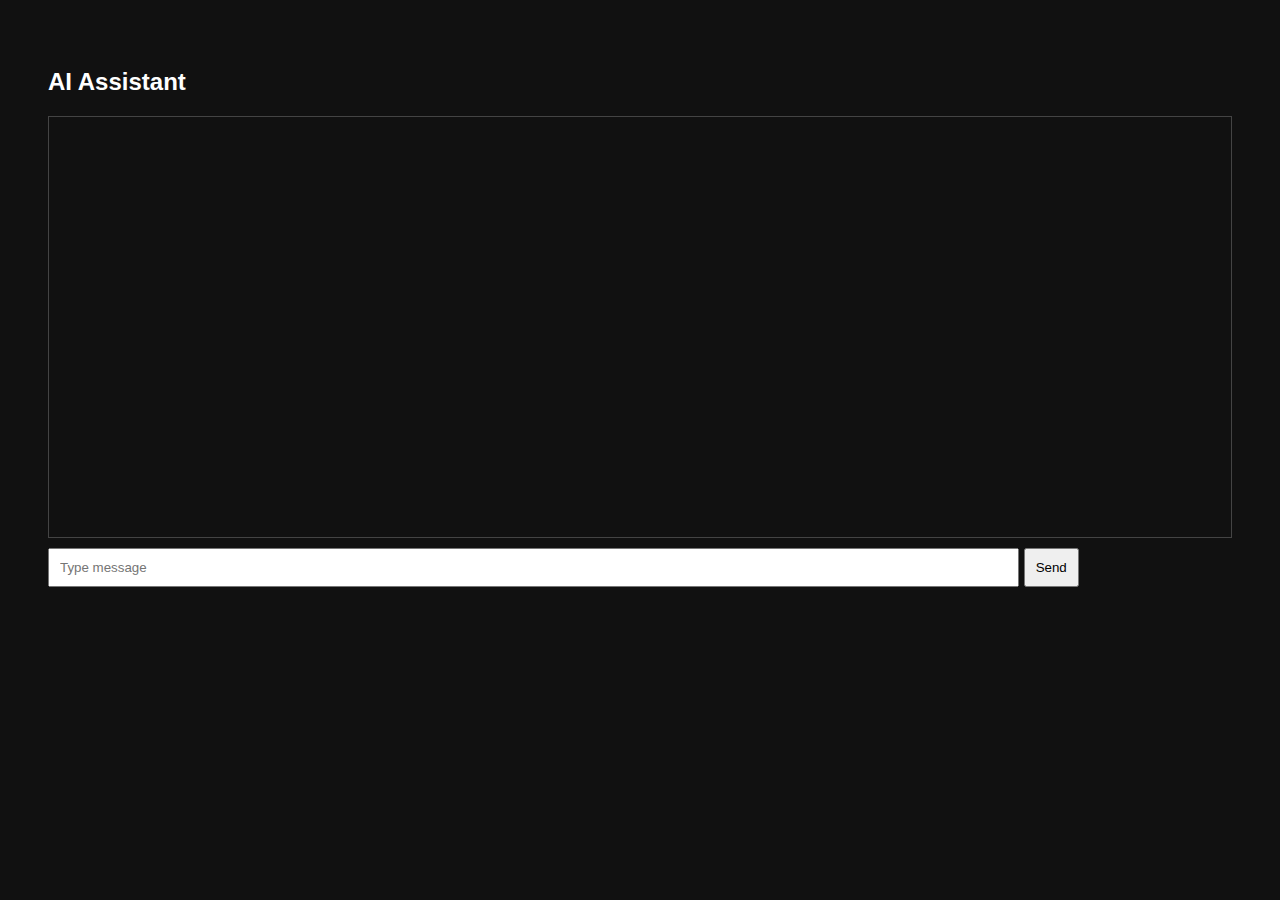
<file: frontend/ai.html>
<!DOCTYPE html>
<html>
<head>
<title>AI Assistant</title>
<style>
body{font-family:arial;background:#111;color:#fff;padding:40px}
#chat{height:400px;overflow:auto;border:1px solid #444;padding:10px;margin-bottom:10px}
input{width:80%;padding:10px}
button{padding:10px}
</style>
</head>

<body>

<h2>AI Assistant</h2>
<div id="chat"></div>

<input id="msg" placeholder="Type message"/>
<button onclick="send()">Send</button>

<script>
const API_BASE = `${window.location.protocol}//${window.location.hostname}:5050`;

async function send(){
let msg = document.getElementById("msg").value
if(!msg) return

document.getElementById("chat").innerHTML += "<b>You:</b> "+msg+"<br>"

let r = await fetch(`${API_BASE}/chat`,{
method:"POST",
headers:{"Content-Type":"application/json"},
body:JSON.stringify({message:msg})
})

let data = await r.json()

document.getElementById("chat").innerHTML += "<b>AI:</b> "+data.reply+"<br><br>"
}
</script>

</body>
</html>
</file>
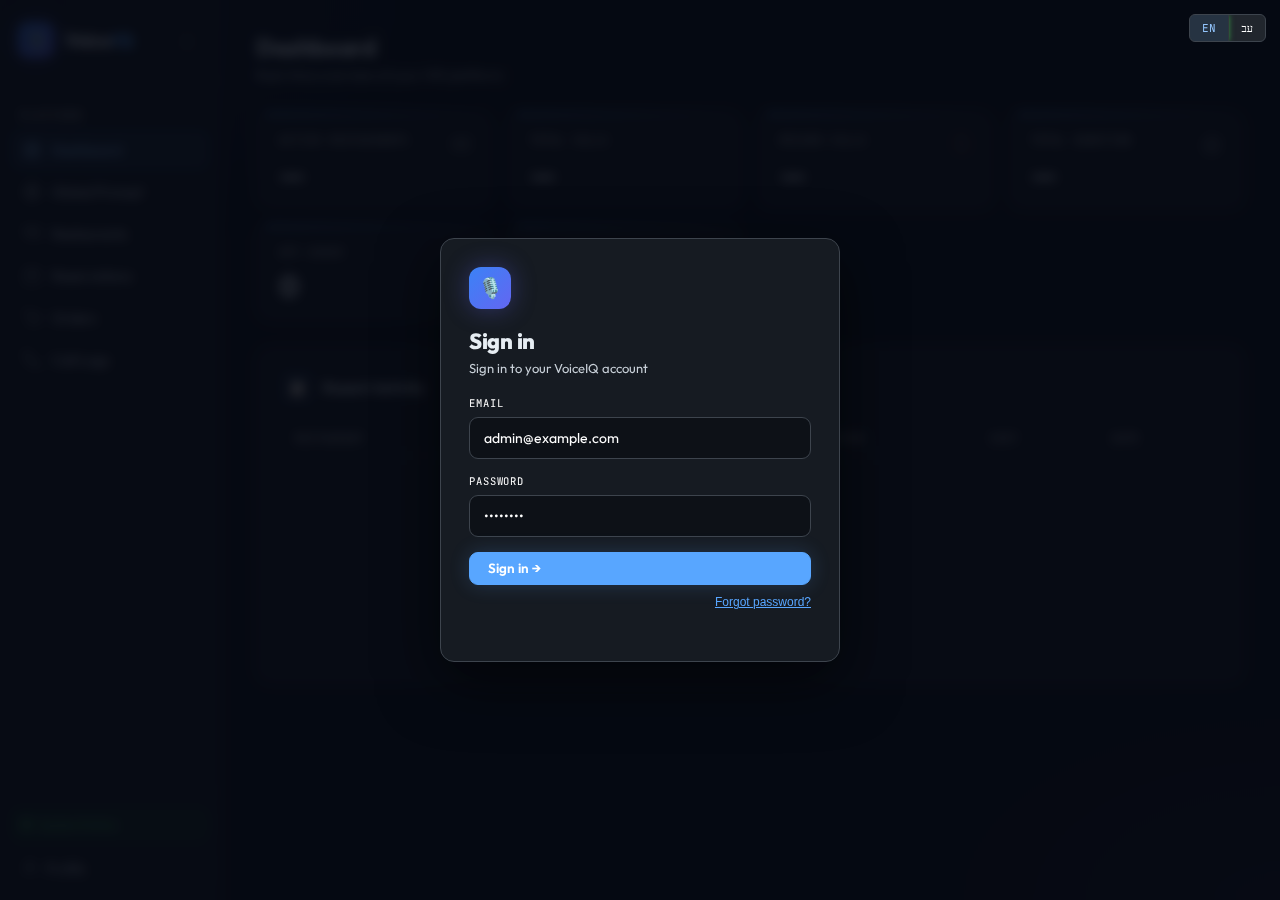
<file: frontend/dashboard.html>
﻿<!DOCTYPE html>
<html lang="en" dir="ltr">
<head>
<meta charset="UTF-8">
<meta name="viewport" content="width=device-width, initial-scale=1.0">
<title>VoiceIQ — Restaurant IVR Platform</title>
<link href="https://fonts.googleapis.com/css2?family=Outfit:wght@300;400;500;600;700;800&family=JetBrains+Mono:wght@400;500&display=swap" rel="stylesheet">
<style>
:root {
  --bg:        #0d1117;
  --surface:   #161b22;
  --surface2:  #21262d;
  --surface3:  #2d333b;
  --border:    #30363d;
  --border2:   #3d444d;

  --blue:      #58a6ff;
  --blue-dim:  rgba(88,166,255,0.1);
  --blue-glow: rgba(88,166,255,0.2);

  --green:     #3fb950;
  --green-dim: rgba(63,185,80,0.1);

  --red:       #f85149;
  --red-dim:   rgba(248,81,73,0.1);

  --amber:     #d29922;
  --amber-dim: rgba(210,153,34,0.1);

  --purple:    #bc8cff;
  --purple-dim:rgba(188,140,255,0.1);

  --text:      #e6edf3;
  --text2:     #c9d1d9;
  --text3:     #ffffff;

  --sidebar:   220px;
  --sidebar-sm:68px;
  --radius:    14px;
  --radius-sm: 9px;
  --radius-xs: 6px;
}

*,*::before,*::after { margin:0; padding:0; box-sizing:border-box; }

html { font-size:15px; }

body {
  font-family:'Outfit',sans-serif;
  background:var(--bg);
  color:var(--text);
  min-height:100vh;
  overflow-x:hidden;
}

body::before {
  content:'';
  position:fixed;
  inset:0;
  background:
    radial-gradient(ellipse 70% 50% at 0% 0%,    rgba(59,130,246,0.07) 0%,transparent 60%),
    radial-gradient(ellipse 50% 40% at 100% 100%, rgba(167,139,250,0.05) 0%,transparent 60%);
  pointer-events:none;
  z-index:0;
}

/* ── SCROLLBAR ── */
::-webkit-scrollbar { width:5px; height:5px; }
::-webkit-scrollbar-track { background:transparent; }
::-webkit-scrollbar-thumb { background:var(--border2); border-radius:10px; }
::-webkit-scrollbar-thumb:hover { background:#334155; }

/* ── SIDEBAR ── */
.sidebar {
  position:fixed;
  inset:0 auto 0 0;
  width:var(--sidebar);
  background:var(--surface);
  border-right:1px solid var(--border);
  display:flex;
  flex-direction:column;
  z-index:200;
  transition:width .22s cubic-bezier(.4,0,.2,1);
}

.logo {
  padding:22px 18px;
  border-bottom:1px solid var(--border);
  display:flex;
  align-items:center;
  gap:11px;
  min-height:70px;
}

.logo-mark {
  width:36px; height:36px;
  background:linear-gradient(135deg,#3b82f6,#6366f1);
  border-radius:10px;
  display:flex; align-items:center; justify-content:center;
  font-size:17px;
  flex-shrink:0;
  box-shadow:0 0 24px rgba(99,102,241,.35);
}

.logo-text {
  font-weight:800;
  font-size:19px;
  letter-spacing:-.4px;
  white-space:nowrap;
  overflow:hidden;
}

.logo-text em { font-style:normal; color:var(--blue); }

.sidebar-toggle {
  margin-left:auto;
  flex-shrink:0;
  width:28px; height:28px;
  border:1px solid var(--border2);
  border-radius:var(--radius-xs);
  background:transparent;
  color:var(--text3);
  cursor:pointer;
  display:flex; align-items:center; justify-content:center;
  font-size:14px;
  transition:all .15s;
}
.sidebar-toggle:hover { background:var(--surface3); color:var(--text); border-color:#334155; }

.nav {
  flex:1;
  padding:14px 10px;
  display:flex;
  flex-direction:column;
  gap:2px;
  overflow-y:auto;
  overflow-x:hidden;
}

.nav-section {
  font-family:'JetBrains Mono',monospace;
  font-size:10px;
  color:var(--text3);
  letter-spacing:1.8px;
  text-transform:uppercase;
  padding:14px 10px 6px;
  white-space:nowrap;
  overflow:hidden;
}

.nav-btn {
  display:flex;
  align-items:center;
  gap:11px;
  width:100%;
  padding:10px 12px;
  background:transparent;
  border:1px solid transparent;
  border-radius:var(--radius-sm);
  color:var(--text2);
  cursor:pointer;
  font-family:'Outfit',sans-serif;
  font-size:14px;
  font-weight:500;
  transition:all .16s;
  text-align:left;
  white-space:nowrap;
  overflow:hidden;
}

.nav-btn:hover { background:var(--surface2); color:var(--text); }

.nav-btn.active {
  background:var(--blue-dim);
  color:#93c5fd;
  border-color:rgba(59,130,246,.2);
}

.nav-icon {
  width:18px; height:18px;
  flex-shrink:0;
  opacity:.65;
}

.nav-btn.active .nav-icon { opacity:1; }

.nav-label { white-space:nowrap; overflow:hidden; }

.nav-badge {
  margin-left:auto;
  background:var(--blue-dim);
  color:var(--blue);
  border:1px solid rgba(59,130,246,.2);
  border-radius:20px;
  font-family:'JetBrains Mono',monospace;
  font-size:10px;
  padding:1px 7px;
  flex-shrink:0;
}

.sidebar-footer {
  padding:14px 10px;
  border-top:1px solid var(--border);
  display:flex;
  flex-direction:column;
  gap:8px;
}

.system-status {
  display:flex;
  align-items:center;
  gap:9px;
  padding:9px 12px;
  background:var(--green-dim);
  border:1px solid rgba(34,197,94,.18);
  border-radius:var(--radius-sm);
  font-size:12px;
  font-weight:500;
  color:var(--green);
  white-space:nowrap;
  overflow:hidden;
}

.pulse-dot {
  width:7px; height:7px;
  background:var(--green);
  border-radius:50%;
  flex-shrink:0;
  box-shadow:0 0 8px var(--green);
  animation:pulseAnim 2s infinite;
}

@keyframes pulseAnim { 0%,100%{opacity:1;transform:scale(1)} 50%{opacity:.5;transform:scale(.85)} }

.logout-btn {
  display:flex;
  align-items:center;
  gap:9px;
  width:100%;
  padding:9px 12px;
  background:transparent;
  border:1px solid var(--border);
  border-radius:var(--radius-sm);
  color:var(--text3);
  cursor:pointer;
  font-family:'Outfit',sans-serif;
  font-size:13px;
  font-weight:500;
  transition:all .15s;
  white-space:nowrap;
  overflow:hidden;
}

.logout-btn:hover { border-color:var(--red); color:var(--red); background:var(--red-dim); }

.profile-btn {
  display:flex;
  align-items:center;
  gap:9px;
  width:100%;
  padding:9px 12px;
  background:transparent;
  border:1px solid var(--border);
  border-radius:var(--radius-sm);
  color:var(--text2);
  cursor:pointer;
  font-family:'Outfit',sans-serif;
  font-size:13px;
  font-weight:500;
  transition:all .15s;
  white-space:nowrap;
  overflow:hidden;
}

.profile-btn:hover { border-color:var(--blue); color:#93c5fd; background:var(--blue-dim); }

/* ── COLLAPSED ── */
body.collapsed .sidebar { width:var(--sidebar-sm); }
body.collapsed .main    { margin-left:var(--sidebar-sm); }
body.collapsed .logo    { justify-content:center; padding:18px 0; }
body.collapsed .logo-text,
body.collapsed .nav-section,
body.collapsed .nav-label,
body.collapsed .nav-badge,
body.collapsed .system-status span,
body.collapsed .logout-btn span,
body.collapsed .profile-btn span { display:none; }
body.collapsed .sidebar-toggle { margin-left:0; }
body.collapsed .nav-btn  { justify-content:center; padding:10px 0; gap:0; }
body.collapsed .nav-section { padding:10px 0; }
body.collapsed .system-status { justify-content:center; padding:9px 0; }
body.collapsed .logout-btn { justify-content:center; padding:9px 0; gap:0; }
body.collapsed .profile-btn { justify-content:center; padding:9px 0; gap:0; }

/* ── RTL LAYOUT ── */
html[dir="rtl"] .sidebar {
  inset:0 0 0 auto;
  border-right:none;
  border-left:1px solid var(--border);
}

html[dir="rtl"] .main {
  margin-left:0;
  margin-right:var(--sidebar);
}

html[dir="rtl"] body.collapsed .main {
  margin-left:0;
  margin-right:var(--sidebar-sm);
}

html[dir="rtl"] .sidebar-toggle {
  margin-left:0;
  margin-right:auto;
}

html[dir="rtl"] body.collapsed .sidebar-toggle {
  margin-right:0;
}

html[dir="rtl"] .nav-btn,
html[dir="rtl"] .r-item,
html[dir="rtl"] .tbl th,
html[dir="rtl"] .tbl td {
  text-align:right;
}

html[dir="rtl"] .nav-badge,
html[dir="rtl"] .card-actions {
  margin-left:0;
  margin-right:auto;
}

html[dir="rtl"] #toast {
  right:auto;
  left:22px;
}

html[dir="rtl"] #toast.ok {
  border-left:none;
  border-right:3px solid var(--green);
}

html[dir="rtl"] #toast.err {
  border-left:none;
  border-right:3px solid var(--red);
}

html[dir="rtl"] #lang-switch {
  right:auto;
  left:14px;
}

html[dir="rtl"] .stat-emoji {
  right:auto;
  left:18px;
}

/* ── MAIN ── */
.main {
  margin-left:var(--sidebar);
  padding:32px 36px;
  min-height:100vh;
  position:relative;
  z-index:1;
  transition:margin-left .22s cubic-bezier(.4,0,.2,1),margin-right .22s cubic-bezier(.4,0,.2,1);
  max-width:1400px;
}

/* ── PAGES ── */
.page { display:none; }
.page.active { display:block; animation:fadeUp .25s ease; }

@keyframes fadeUp {
  from { opacity:0; transform:translateY(10px); }
  to   { opacity:1; transform:translateY(0); }
}

/* ── PAGE HEADER ── */
.page-head { margin-bottom:28px; }

.page-title {
  font-size:24px;
  font-weight:800;
  letter-spacing:-.4px;
}

.page-sub {
  color:var(--text2);
  font-size:13.5px;
  margin-top:4px;
}

/* ── STATS GRID ── */
.stats-grid {
  display:grid;
  grid-template-columns:repeat(auto-fit,minmax(190px,1fr));
  gap:14px;
  margin-bottom:24px;
}

.stat-card {
  background:var(--surface);
  border:1px solid var(--border);
  border-radius:var(--radius);
  padding:20px 22px;
  position:relative;
  overflow:hidden;
  cursor:default;
  transition:all .2s;
}

.stat-card:hover {
  border-color:var(--blue);
  transform:translateY(-2px);
  box-shadow:0 10px 32px rgba(59,130,246,.1);
}

.stat-card::before {
  content:'';
  position:absolute;
  inset:0 0 auto 0;
  height:2px;
  background:linear-gradient(90deg,var(--blue),transparent);
}

.stat-label {
  font-family:'JetBrains Mono',monospace;
  font-size:10.5px;
  color:var(--text3);
  text-transform:uppercase;
  letter-spacing:1.2px;
  margin-bottom:12px;
}

.stat-value {
  font-size:30px;
  font-weight:800;
  letter-spacing:-.5px;
  line-height:1;
}

.stat-emoji {
  position:absolute;
  right:18px; top:16px;
  font-size:22px;
  opacity:.18;
}

/* ── CARD ── */
.card {
  background:var(--surface);
  border:1px solid var(--border);
  border-radius:var(--radius);
  padding:24px;
  margin-bottom:18px;
  transition:border-color .2s;
}

.card:hover { border-color:var(--border2); }

.card-head {
  display:flex;
  align-items:center;
  gap:10px;
  margin-bottom:18px;
}

.card-title {
  font-size:15px;
  font-weight:700;
  letter-spacing:-.2px;
}

.card-icon {
  width:32px; height:32px;
  background:var(--blue-dim);
  border:1px solid rgba(59,130,246,.18);
  border-radius:var(--radius-xs);
  display:flex; align-items:center; justify-content:center;
  font-size:15px;
  flex-shrink:0;
}

.card-actions { margin-left:auto; display:flex; gap:8px; }

/* ── SPLIT LAYOUT ── */
.split {
  display:grid;
  grid-template-columns:250px 1fr;
  gap:18px;
  align-items:start;
}

/* ── RESTAURANT LIST ── */
.r-list {
  background:var(--surface);
  border:1px solid var(--border);
  border-radius:var(--radius);
  overflow:hidden;
}

.r-list-head {
  padding:13px 16px;
  border-bottom:1px solid var(--border);
  display:flex;
  align-items:center;
  justify-content:space-between;
  font-size:11px;
  font-family:'JetBrains Mono',monospace;
  color:var(--text3);
  letter-spacing:1px;
  text-transform:uppercase;
}

.r-list-body {
  padding:8px;
  max-height:600px;
  overflow-y:auto;
}

.r-item {
  display:flex;
  align-items:center;
  gap:9px;
  width:100%;
  padding:10px 12px;
  background:transparent;
  border:1px solid transparent;
  border-radius:var(--radius-sm);
  cursor:pointer;
  color:var(--text2);
  font-size:13.5px;
  font-weight:500;
  transition:all .15s;
  text-align:left;
  margin-bottom:2px;
}

.r-item:hover { background:var(--surface2); color:var(--text); }

.r-item.active {
  background:var(--blue-dim);
  border-color:rgba(59,130,246,.2);
  color:#93c5fd;
}

.r-dot {
  width:7px; height:7px;
  border-radius:50%;
  flex-shrink:0;
}

.on  { background:var(--green); box-shadow:0 0 6px var(--green); }
.off { background:var(--text3); }

.r-name { flex:1; min-width:0; overflow:hidden; text-overflow:ellipsis; white-space:nowrap; }

.r-assign-btn {
  padding:4px 8px;
  border:1px solid var(--border2);
  border-radius:var(--radius-xs);
  background:var(--surface2);
  color:var(--text2);
  font-size:12px;
  cursor:pointer;
  transition:all .15s;
  flex-shrink:0;
}

.r-assign-btn:hover { border-color:var(--blue); color:var(--blue); }

/* ── FORMS ── */
.form-group { margin-bottom:15px; }

.form-label {
  display:block;
  font-family:'JetBrains Mono',monospace;
  font-size:10.5px;
  color:var(--text3);
  text-transform:uppercase;
  letter-spacing:.9px;
  margin-bottom:7px;
}

input, textarea, select {
  width:100%;
  padding:11px 14px;
  background:var(--bg);
  border:1px solid var(--border2);
  border-radius:var(--radius-sm);
  color:var(--text);
  font-family:'Outfit',sans-serif;
  font-size:14px;
  outline:none;
  transition:border-color .18s, box-shadow .18s;
}

input:focus, textarea:focus, select:focus {
  border-color:var(--blue);
  box-shadow:0 0 0 3px var(--blue-dim);
}

input::placeholder, textarea::placeholder { color:var(--text3); }

textarea { resize:vertical; min-height:120px; line-height:1.65; }

select { cursor:pointer; }
select option { background:var(--surface); }

.form-row {
  display:grid;
  grid-template-columns:1fr 1fr;
  gap:13px;
}

.prompt-tools {
  display:flex;
  justify-content:flex-end;
  margin:-2px 0 8px;
}

.prompt-tag {
  display:inline-flex;
  align-items:center;
  gap:6px;
  border:1px solid rgba(59,130,246,.25);
  background:var(--blue-dim);
  color:#93c5fd;
  border-radius:999px;
  padding:5px 11px;
  font-family:'JetBrains Mono',monospace;
  font-size:11px;
  letter-spacing:.5px;
  text-transform:uppercase;
  cursor:pointer;
  transition:all .16s;
}

.prompt-tag:hover {
  border-color:rgba(59,130,246,.5);
  box-shadow:0 0 14px rgba(59,130,246,.2);
}

.prompt-tag:disabled {
  opacity:.7;
  cursor:wait;
  box-shadow:none;
}

.prompt-tag.loading::before {
  content:'';
  width:10px; height:10px;
  border:2px solid rgba(147,197,253,.35);
  border-top-color:#93c5fd;
  border-radius:50%;
  animation:spin .65s linear infinite;
}

/* ── BUTTONS ── */
.btn {
  display:inline-flex;
  align-items:center;
  gap:7px;
  padding:9px 18px;
  border-radius:var(--radius-sm);
  border:1px solid transparent;
  font-family:'Outfit',sans-serif;
  font-size:13.5px;
  font-weight:600;
  cursor:pointer;
  transition:all .17s;
  white-space:nowrap;
  line-height:1;
}

.btn-primary {
  background:var(--blue);
  color:#fff;
  border-color:var(--blue);
  box-shadow:0 0 20px var(--blue-glow);
}

.btn-primary:hover {
  background:#2563eb;
  box-shadow:0 0 28px rgba(59,130,246,.45);
  transform:translateY(-1px);
}

.btn-secondary {
  background:var(--surface2);
  color:var(--text);
  border-color:var(--border2);
}

.btn-secondary:hover { background:var(--surface3); border-color:#334155; }

.btn-danger {
  background:var(--red-dim);
  color:var(--red);
  border-color:rgba(239,68,68,.2);
}

.btn-danger:hover { background:rgba(239,68,68,.22); border-color:var(--red); }

.btn-success {
  background:var(--green-dim);
  color:var(--green);
  border-color:rgba(34,197,94,.2);
}

.btn-ghost {
  background:transparent;
  color:var(--text2);
  border-color:var(--border);
}

.btn-ghost:hover { background:var(--surface2); color:var(--text); }

.btn-sm { padding:7px 13px; font-size:12.5px; }
.btn-xs { padding:5px 10px; font-size:12px; }

.btn-icon {
  width:32px; height:32px;
  padding:0;
  justify-content:center;
  border:1px solid var(--border2);
  background:var(--surface2);
  color:var(--text2);
  border-radius:var(--radius-xs);
}

.btn-icon:hover { border-color:#334155; color:var(--text); }

.btn-row { display:flex; gap:8px; flex-wrap:wrap; margin-top:14px; }

/* ── TABLE ── */
.tbl-wrap { overflow-x:auto; }

table.tbl {
  width:100%;
  border-collapse:collapse;
}

.tbl thead tr { border-bottom:1px solid var(--border); }

.tbl th {
  padding:10px 14px;
  text-align:left;
  font-family:'JetBrains Mono',monospace;
  font-size:10.5px;
  color:var(--text3);
  text-transform:uppercase;
  letter-spacing:.9px;
  font-weight:400;
  white-space:nowrap;
}

.tbl td {
  padding:13px 14px;
  font-size:13.5px;
  border-bottom:1px solid rgba(31,45,66,.5);
  color:#cbd5e1;
  vertical-align:middle;
}

.tbl tbody tr:last-child td { border-bottom:none; }
.tbl tbody tr:hover td { background:rgba(255,255,255,.02); }

/* ── BADGES ── */
.badge {
  display:inline-flex;
  align-items:center;
  gap:5px;
  padding:3px 9px;
  border-radius:20px;
  font-family:'JetBrains Mono',monospace;
  font-size:11px;
  font-weight:500;
  white-space:nowrap;
}

.badge-green  { background:var(--green-dim); color:var(--green); border:1px solid rgba(34,197,94,.2); }
.badge-red    { background:var(--red-dim);   color:var(--red);   border:1px solid rgba(239,68,68,.2); }
.badge-amber  { background:var(--amber-dim); color:var(--amber); border:1px solid rgba(245,158,11,.2); }
.badge-blue   { background:var(--blue-dim);  color:#93c5fd;      border:1px solid rgba(59,130,246,.2); }
.badge-purple { background:var(--purple-dim);color:var(--purple);border:1px solid rgba(167,139,250,.2); }

/* ── CHAT ── */
.chat-box {
  height:210px;
  overflow-y:auto;
  background:var(--bg);
  border:1px solid var(--border2);
  border-radius:var(--radius-sm);
  padding:14px;
  margin-bottom:10px;
  display:flex;
  flex-direction:column;
  gap:10px;
}

.msg { display:flex; flex-direction:column; gap:3px; }

.msg-sender {
  font-family:'JetBrains Mono',monospace;
  font-size:10px;
  text-transform:uppercase;
  letter-spacing:1.2px;
  color:var(--text3);
}

.msg.user { align-items:flex-end; }
.msg.user .msg-sender { color:var(--blue); }
.msg.ai   { align-items:flex-start; }
.msg.ai   .msg-sender { color:var(--green); }

.msg-bubble {
  padding:9px 13px;
  border-radius:10px;
  font-size:13.5px;
  line-height:1.55;
  max-width:90%;
}

.msg.user .msg-bubble {
  background:var(--blue-dim);
  border:1px solid rgba(59,130,246,.18);
}

.msg.ai .msg-bubble {
  background:var(--surface2);
  border:1px solid var(--border2);
}

.chat-row { display:flex; gap:8px; }
.chat-row input { flex:1; }

/* ── VOICE ── */
.voice-btn {
  width:100%;
  padding:14px;
  background:var(--green-dim);
  border:1px solid rgba(34,197,94,.2);
  border-radius:var(--radius-sm);
  color:var(--green);
  cursor:pointer;
  font-family:'Outfit',sans-serif;
  font-size:14px;
  font-weight:600;
  display:flex;
  align-items:center;
  justify-content:center;
  gap:9px;
  transition:all .18s;
  margin-top:8px;
}

.voice-btn:hover {
  background:rgba(34,197,94,.18);
  box-shadow:0 0 20px rgba(34,197,94,.15);
}

.voice-btn.active {
  background:var(--red-dim);
  border-color:rgba(239,68,68,.3);
  color:var(--red);
}

/* ── TWILIO BOX ── */
.twilio-row { display:flex; gap:9px; align-items:center; }
.twilio-row input { flex:1; font-family:'JetBrains Mono',monospace; font-size:12px; }

/* ── EMPTY STATE ── */
.empty {
  text-align:center;
  padding:52px 20px;
  color:var(--text3);
}

.empty-icon { font-size:36px; margin-bottom:10px; opacity:.35; }
.empty-text { font-size:13.5px; }

/* ── SECTION LABEL ── */
.section-lbl {
  font-family:'JetBrains Mono',monospace;
  font-size:10.5px;
  color:var(--text3);
  text-transform:uppercase;
  letter-spacing:1.4px;
  margin-bottom:13px;
  display:flex;
  align-items:center;
  gap:10px;
}

.section-lbl::after { content:''; flex:1; height:1px; background:var(--border); }

/* ── LOADING ── */
.spin {
  display:inline-block;
  width:14px; height:14px;
  border:2px solid rgba(59,130,246,.3);
  border-top-color:var(--blue);
  border-radius:50%;
  animation:spin .65s linear infinite;
}

@keyframes spin { to { transform:rotate(360deg); } }

/* ── TOAST ── */
#toast {
  position:fixed;
  bottom:22px;
  right:22px;
  background:var(--surface);
  border:1px solid var(--border2);
  border-radius:var(--radius-sm);
  padding:11px 18px;
  font-size:13.5px;
  display:flex;
  align-items:center;
  gap:10px;
  z-index:9999;
  opacity:0;
  transform:translateY(8px);
  transition:all .28s cubic-bezier(.4,0,.2,1);
  pointer-events:none;
  box-shadow:0 10px 36px rgba(0,0,0,.45);
  max-width:320px;
}

#toast.show { opacity:1; transform:translateY(0); }
#toast.ok   { border-left:3px solid var(--green); }
#toast.err  { border-left:3px solid var(--red); }
#toast.ok .toast-icon::before { content:'✓'; color:var(--green); }
#toast.err .toast-icon::before { content:'✕'; color:var(--red); }
.toast-icon { font-family:'JetBrains Mono',monospace; font-size:13px; font-weight:700; }

/* ── AUTH OVERLAY ── */
.overlay {
  position:fixed;
  inset:0;
  background:rgba(5,8,18,.85);
  backdrop-filter:blur(6px);
  display:flex;
  align-items:center;
  justify-content:center;
  z-index:10000;
}

.overlay.hidden { display:none; }

.auth-card {
  width:min(400px,93vw);
  background:var(--surface);
  border:1px solid var(--border2);
  border-radius:var(--radius);
  padding:28px;
  box-shadow:0 20px 60px rgba(0,0,0,.6);
}

.auth-logo {
  width:42px; height:42px;
  background:linear-gradient(135deg,#3b82f6,#6366f1);
  border-radius:12px;
  display:flex; align-items:center; justify-content:center;
  font-size:20px;
  margin-bottom:18px;
  box-shadow:0 0 24px rgba(99,102,241,.35);
}

.auth-title { font-size:22px; font-weight:800; letter-spacing:-.3px; margin-bottom:5px; }
.auth-sub   { font-size:13px; color:var(--text2); margin-bottom:20px; }
.auth-err   { color:var(--red); font-size:12.5px; margin-top:8px; min-height:16px; }

.auth-link-row { display:flex; justify-content:flex-end; margin-top:10px; }
.auth-link {
  border:none;
  background:transparent;
  color:var(--blue);
  font-size:12px;
  cursor:pointer;
  text-decoration:underline;
  padding:0;
}
.auth-link:hover { color:#93c5fd; }

.auth-recovery {
  display:none;
  margin-top:12px;
  padding-top:12px;
  border-top:1px solid var(--border);
}

.auth-recovery-note {
  color:var(--text3);
  font-size:12px;
  line-height:1.55;
}

/* ── EDIT USER MODAL ── */
.modal-overlay {
  position:fixed;
  inset:0;
  background:rgba(5,8,18,.75);
  backdrop-filter:blur(4px);
  display:flex;
  align-items:center;
  justify-content:center;
  z-index:9000;
}

.modal-overlay.hidden { display:none; }

.modal-card {
  width:min(440px,93vw);
  background:var(--surface);
  border:1px solid var(--border2);
  border-radius:var(--radius);
  padding:26px;
  box-shadow:0 16px 50px rgba(0,0,0,.5);
}

.modal-title { font-size:18px; font-weight:700; margin-bottom:4px; }
.modal-sub   { font-size:13px; color:var(--text2); margin-bottom:18px; }
.modal-actions { display:flex; gap:9px; justify-content:flex-end; margin-top:6px; }
.modal-err { color:var(--red); font-size:12.5px; margin-top:8px; min-height:16px; }

/* -- ORDER EDIT MODAL -- */
.order-modal-card {
  width:min(760px,95vw);
  max-height:88vh;
  overflow:auto;
}

.order-modal-meta {
  display:grid;
  grid-template-columns:repeat(auto-fit,minmax(170px,1fr));
  gap:8px;
  margin-bottom:14px;
}

.order-modal-kv {
  background:var(--surface2);
  border:1px solid var(--border);
  border-radius:var(--radius-xs);
  padding:9px 10px;
}

.order-modal-k {
  font-family:'JetBrains Mono',monospace;
  font-size:10px;
  color:var(--text3);
  text-transform:uppercase;
  letter-spacing:.8px;
  margin-bottom:4px;
}

.order-modal-v {
  font-size:13.5px;
  font-weight:500;
}

.order-recording-box {
  background:var(--surface2);
  border:1px solid var(--border);
  border-radius:var(--radius-sm);
  padding:12px;
}

.items-cell {
  display:flex;
  align-items:center;
  gap:8px;
  max-width:320px;
}

.items-preview {
  min-width:0;
  overflow:hidden;
  text-overflow:ellipsis;
  white-space:nowrap;
  display:block;
}

.items-eye-btn {
  width:30px;
  height:30px;
  padding:0;
  border:none;
  border-radius:999px;
  background:linear-gradient(135deg, rgba(88,166,255,.18), rgba(88,166,255,.08));
  color:#fff;
  cursor:pointer;
  flex-shrink:0;
  display:flex;
  align-items:center;
  justify-content:center;
  box-shadow:0 10px 24px rgba(15,23,42,.28);
  transition:transform .16s ease, box-shadow .16s ease, background .16s ease;
}

.items-eye-btn:hover {
  transform:translateY(-1px);
  background:linear-gradient(135deg, rgba(88,166,255,.26), rgba(88,166,255,.14));
  box-shadow:0 14px 30px rgba(37,99,235,.24);
}

.items-eye-btn svg {
  width:15px;
  height:15px;
  stroke:currentColor;
}

.items-modal-card {
  width:min(640px,94vw);
  max-height:86vh;
  overflow:auto;
  padding:28px;
  background:
    radial-gradient(circle at top right, rgba(88,166,255,.12), transparent 34%),
    linear-gradient(180deg, rgba(33,38,45,.96), rgba(22,27,34,.98));
}

.items-modal-top {
  display:flex;
  align-items:flex-start;
  justify-content:space-between;
  gap:16px;
  margin-bottom:18px;
}

.items-modal-chip {
  display:inline-flex;
  align-items:center;
  gap:6px;
  padding:5px 10px;
  border-radius:999px;
  background:rgba(88,166,255,.12);
  border:1px solid rgba(88,166,255,.22);
  color:#dbeafe;
  font-family:'JetBrains Mono',monospace;
  font-size:11px;
  letter-spacing:.4px;
  text-transform:uppercase;
}

.items-list {
  display:grid;
  gap:12px;
}

.items-list-empty {
  padding:18px;
  border:1px dashed var(--border2);
  border-radius:var(--radius-sm);
  background:rgba(255,255,255,.02);
  color:var(--text2);
  font-size:13.5px;
}

.items-row {
  display:flex;
  align-items:flex-start;
  justify-content:space-between;
  gap:16px;
  padding:15px 16px;
  border-radius:16px;
  border:1px solid rgba(148,163,184,.14);
  background:linear-gradient(180deg, rgba(255,255,255,.04), rgba(255,255,255,.02));
}

.items-row-main {
  min-width:0;
}

.items-row-name {
  font-size:15px;
  font-weight:700;
  color:#fff;
  line-height:1.35;
}

.items-row-sub {
  margin-top:6px;
  color:var(--text2);
  font-size:12.5px;
  line-height:1.5;
}

.items-row-qty {
  min-width:72px;
  padding:8px 10px;
  border-radius:12px;
  text-align:center;
  background:rgba(88,166,255,.12);
  border:1px solid rgba(88,166,255,.22);
  color:#fff;
  font-family:'JetBrains Mono',monospace;
  font-size:12px;
  letter-spacing:.5px;
  text-transform:uppercase;
}

.transcript-modal-card {
  width:min(860px,96vw);
  max-height:88vh;
  overflow:auto;
}

.transcript-box {
  background:var(--bg);
  border:1px solid var(--border2);
  border-radius:var(--radius-sm);
  padding:12px;
  max-height:52vh;
  overflow:auto;
  display:flex;
  flex-direction:column;
  gap:10px;
}

.transcript-line {
  border:1px solid var(--border);
  border-radius:10px;
  padding:10px 12px;
  background:var(--surface2);
}

.transcript-line.user {
  border-color:rgba(59,130,246,.28);
  background:rgba(59,130,246,.09);
}

.transcript-line.assistant {
  border-color:rgba(34,197,94,.2);
  background:rgba(34,197,94,.08);
}

.transcript-head {
  display:flex;
  justify-content:space-between;
  align-items:center;
  margin-bottom:5px;
  gap:10px;
}

.transcript-speaker {
  font-family:'JetBrains Mono',monospace;
  font-size:10px;
  letter-spacing:1px;
  text-transform:uppercase;
  color:var(--text3);
}

.transcript-time {
  font-family:'JetBrains Mono',monospace;
  font-size:11px;
  color:var(--text3);
}

.transcript-text {
  font-size:13.5px;
  line-height:1.55;
  color:#dbe4f0;
  white-space:pre-wrap;
  word-break:break-word;
}

.status-btn {
  background:transparent;
  border:none;
  padding:0;
  cursor:pointer;
}

.status-btn .badge { pointer-events:none; }
.status-btn:hover .badge { filter:brightness(1.08); }
.status-btn:focus-visible {
  outline:2px solid var(--blue);
  outline-offset:3px;
  border-radius:18px;
}

.status-confirm-card { width:min(460px,92vw); }

/* ── LANG SWITCH ── */
#lang-switch {
  position:fixed;
  top:14px; right:14px;
  z-index:10100;
  background:var(--surface2);
  border:1px solid var(--border2);
  border-radius:var(--radius-xs);
  display:flex;
  overflow:hidden;
}

.lang-opt {
  padding:6px 12px;
  background:transparent;
  border:none;
  color:var(--text3);
  font-family:'JetBrains Mono',monospace;
  font-size:11px;
  cursor:pointer;
  transition:all .14s;
}

.lang-opt:hover { background:var(--surface3); color:var(--text); }
.lang-opt.on { background:var(--blue-dim); color:#93c5fd; }
.lang-divider { width:1px; background:var(--border); }

/* ── ADMIN USERS LIST ── */
.admin-user-row {
  display:flex;
  align-items:center;
  justify-content:space-between;
  padding:11px 14px;
  background:var(--surface2);
  border:1px solid var(--border);
  border-radius:var(--radius-sm);
  margin-bottom:8px;
  gap:10px;
}

.admin-user-info { display:flex; flex-direction:column; gap:2px; }
.admin-user-email { font-size:13.5px; font-weight:500; }
.admin-user-status { font-size:11px; color:var(--text3); }

.admin-user-btns { display:flex; gap:7px; flex-wrap:wrap; }

/* ── PROFILE / RECOVERY ── */
.recovery-key-list {
  display:flex;
  flex-direction:column;
  gap:8px;
}

.recovery-key {
  display:flex;
  align-items:center;
  justify-content:space-between;
  gap:10px;
  background:var(--surface2);
  border:1px solid var(--border);
  border-radius:var(--radius-sm);
  padding:10px 12px;
}

.recovery-key-code {
  font-family:'JetBrains Mono',monospace;
  font-size:12px;
  letter-spacing:.2px;
}

.recovery-key-status {
  font-size:11px;
  font-family:'JetBrains Mono',monospace;
  text-transform:uppercase;
  letter-spacing:.8px;
}

.recovery-key.used {
  border-color:rgba(239,68,68,.35);
  background:rgba(239,68,68,.08);
}

.recovery-key.used .recovery-key-code {
  color:var(--red);
  text-decoration:line-through;
}

.recovery-key.used .recovery-key-status {
  color:var(--red);
}

/* ── RESPONSIVE ── */
@media (max-width: 900px) {
  .split { grid-template-columns:1fr; }
  .form-row { grid-template-columns:1fr; }
  .main { padding:20px; }
  .order-modal-card { width:min(95vw,760px); }
}

@media (max-width: 640px) {
  .stats-grid { grid-template-columns:1fr 1fr; }
  .sidebar { display:none; }
  .main { margin-left:0; }
  html[dir="rtl"] .main { margin-right:0; }
}
</style>
</head>
<body>

<!-- Lang -->
<div id="lang-switch">
  <button class="lang-opt on" onclick="setLang('en')">EN</button>
  <div class="lang-divider"></div>
  <button class="lang-opt" onclick="setLang('he')">עב</button>
</div>

<!-- Auth -->
<div id="authOverlay" class="overlay hidden">
  <div class="auth-card">
    <div class="auth-logo">🎙️</div>
    <div class="auth-title" data-i18n="Sign in">Sign in</div>
    <div class="auth-sub" data-i18n="Sign in to continue">Sign in to your VoiceIQ account</div>
    <div class="form-group">
      <label class="form-label" data-i18n="Email">Email</label>
      <input id="authEmail" type="email" placeholder="admin@example.com">
    </div>
    <div class="form-group">
      <label class="form-label" data-i18n="Password">Password</label>
      <input id="authPassword" type="password" placeholder="••••••••">
    </div>
    <button class="btn btn-primary" style="width:100%" onclick="login()">
      Sign in →
    </button>
    <div class="auth-link-row">
      <button class="auth-link" type="button" onclick="toggleRecovery()" data-i18n="Forgot password?">Forgot password?</button>
    </div>
    <div id="recoveryBox" class="auth-recovery">
      <div class="form-group">
        <label class="form-label" data-i18n="Recovery Key">Recovery Key</label>
        <input id="fpRecoveryKey" type="password" placeholder="Enter recovery key">
      </div>
      <div class="form-group">
        <label class="form-label" data-i18n="New Password">New Password</label>
        <input id="fpNewPassword" type="password" placeholder="At least 6 characters">
      </div>
      <button class="btn btn-secondary btn-sm" style="width:100%" onclick="recoverSuperAdmin()" data-i18n="Reset Super Admin Password">Reset Super Admin Password</button>
      <p class="auth-recovery-note" style="margin-top:8px" data-i18n="Use recovery key from server .env to reset access.">
        Use recovery key from server .env to reset access.
      </p>
    </div>
    <div id="authErr" class="auth-err"></div>
  </div>
</div>

<!-- Edit User Modal -->
<div id="editUserOverlay" class="modal-overlay hidden">
  <div class="modal-card">
    <div class="modal-title" data-i18n="Edit User">Edit User</div>
    <div class="modal-sub" data-i18n="Update email and password for this user">Update credentials for this user</div>
    <div class="form-group">
      <label class="form-label" data-i18n="Admin Email">Email</label>
      <input id="editEmail" type="email" placeholder="manager@example.com">
    </div>
    <div class="form-group">
      <label class="form-label" data-i18n="New Password (optional)">New Password (leave blank to keep current)</label>
      <input id="editPassword" type="password" placeholder="••••••••">
    </div>
    <div id="editErr" class="modal-err"></div>
    <div class="modal-actions">
      <button class="btn btn-secondary btn-sm" onclick="closeEditUser()" data-i18n="Cancel">Cancel</button>
      <button class="btn btn-primary btn-sm" onclick="saveEditUser()" data-i18n="Save Changes">Save Changes</button>
    </div>
  </div>
</div>

<!-- Order Edit Modal -->
<div id="orderOverlay" class="modal-overlay hidden">
  <div class="modal-card order-modal-card">
    <div class="modal-title">Edit Reservation</div>
    <div class="modal-sub">Update reservation details, status, and recording</div>

    <div class="order-modal-meta">
      <div class="order-modal-kv">
        <div class="order-modal-k">Order</div>
        <div class="order-modal-v" id="orderMetaId">-</div>
      </div>
      <div class="order-modal-kv">
        <div class="order-modal-k">Restaurant</div>
        <div class="order-modal-v" id="orderMetaRestaurant">-</div>
      </div>
      <div class="order-modal-kv">
        <div class="order-modal-k">Created</div>
        <div class="order-modal-v" id="orderMetaCreated">-</div>
      </div>
    </div>

    <div class="form-row">
      <div class="form-group">
        <label class="form-label">Customer Name</label>
        <input id="orderEditName" placeholder="Customer full name">
      </div>
      <div class="form-group">
        <label class="form-label">Order Type</label>
        <input id="orderEditType" placeholder="reservation">
      </div>
    </div>

    <div class="form-row">
      <div class="form-group">
        <label class="form-label">Arrival Date</label>
        <input id="orderEditDate" placeholder="YYYY-MM-DD">
      </div>
      <div class="form-group">
        <label class="form-label">Arrival Time</label>
        <input id="orderEditTime" placeholder="HH:MM">
      </div>
    </div>

    <div class="form-row">
      <div class="form-group">
        <label class="form-label">Guests</label>
        <input id="orderEditGuests" placeholder="e.g. 4">
      </div>
      <div class="form-group">
        <label class="form-label">Contact Number</label>
        <input id="orderEditPhone" placeholder="+1 (555) 000-0000">
      </div>
    </div>

    <div class="form-row">
      <div class="form-group">
        <label class="form-label">Status</label>
        <select id="orderEditStatus">
          <option value="pending_admin_review">Admin Review Pending</option>
          <option value="admin_completed">Completed by Admin</option>
        </select>
      </div>
      <div class="form-group">
        <label class="form-label">Recording</label>
        <div class="order-recording-box" id="orderRecordingBox">
          <span style="color:var(--text3)">No recording attached</span>
        </div>
      </div>
    </div>

    <div id="orderEditErr" class="modal-err"></div>
    <div class="modal-actions" style="justify-content:space-between;align-items:center;flex-wrap:wrap">
      <button class="btn btn-danger btn-sm" onclick="deleteOrderFromModal()">Delete Order</button>
      <div style="display:flex;gap:9px">
        <button class="btn btn-secondary btn-sm" onclick="closeOrderModal()">Cancel</button>
        <button class="btn btn-primary btn-sm" onclick="saveOrderModal()">Save Changes</button>
      </div>
    </div>
  </div>
</div>

<!-- Items Modal -->
<div id="itemsOverlay" class="modal-overlay hidden" onclick="if(event.target===this) closeItemsModal()">
  <div class="modal-card items-modal-card">
    <div class="items-modal-top">
      <div>
        <div class="modal-title">Order Items</div>
        <div class="modal-sub" id="itemsModalSub">Complete item list for this order</div>
      </div>
      <div class="items-modal-chip" id="itemsModalCount">0 Items</div>
    </div>
    <div id="itemsList" class="items-list">
      <div class="items-list-empty">No items available.</div>
    </div>
    <div class="modal-actions" style="margin-top:18px">
      <button class="btn btn-secondary btn-sm" onclick="closeItemsModal()">Close</button>
    </div>
  </div>
</div>

<!-- Transcript Modal -->
<div id="transcriptOverlay" class="modal-overlay hidden">
  <div class="modal-card transcript-modal-card">
    <div class="modal-title">Call Transcript</div>
    <div class="modal-sub">User and assistant utterances captured during the call</div>

    <div class="order-modal-meta">
      <div class="order-modal-kv">
        <div class="order-modal-k">Call</div>
        <div class="order-modal-v" id="transcriptMetaCall">-</div>
      </div>
      <div class="order-modal-kv">
        <div class="order-modal-k">Restaurant</div>
        <div class="order-modal-v" id="transcriptMetaRestaurant">-</div>
      </div>
      <div class="order-modal-kv">
        <div class="order-modal-k">Caller</div>
        <div class="order-modal-v" id="transcriptMetaCaller">-</div>
      </div>
      <div class="order-modal-kv">
        <div class="order-modal-k">Created</div>
        <div class="order-modal-v" id="transcriptMetaCreated">-</div>
      </div>
    </div>

    <div id="transcriptBox" class="transcript-box">
      <div style="color:var(--text3);font-size:13px">No transcript available for this call.</div>
    </div>

    <div class="modal-actions">
      <button class="btn btn-secondary btn-sm" onclick="closeTranscriptModal()">Close</button>
    </div>

  </div>
</div>

<!-- Status Confirm Modal -->
<div id="statusConfirmOverlay" class="modal-overlay hidden">
  <div class="modal-card status-confirm-card">
    <div class="modal-title">Mark as Completed</div>
    <div class="modal-sub" id="statusConfirmText">Are you sure you want to complete this order?</div>
    <div class="modal-actions">
      <button class="btn btn-secondary btn-sm" onclick="closeStatusConfirm()">Cancel</button>
      <button class="btn btn-primary btn-sm" onclick="confirmStatusComplete()">OK</button>
    </div>
  </div>
</div>

<!-- Sidebar -->
<nav class="sidebar">
  <div class="logo">
    <div class="logo-mark">🎙️</div>
    <div class="logo-text">Voice<em>IQ</em></div>
    <button class="sidebar-toggle" id="toggleBtn" onclick="toggleSidebar()">‹</button>
  </div>

  <div class="nav">
    <div class="nav-section" data-i18n="Platform">Platform</div>

    <button class="nav-btn active" onclick="show('dash',this)">
      <svg class="nav-icon" viewBox="0 0 24 24" fill="none" stroke="currentColor" stroke-width="2"><rect x="3" y="3" width="7" height="7" rx="1"/><rect x="14" y="3" width="7" height="7" rx="1"/><rect x="3" y="14" width="7" height="7" rx="1"/><rect x="14" y="14" width="7" height="7" rx="1"/></svg>
      <span class="nav-label" data-i18n="Dashboard">Dashboard</span>
    </button>

    <button class="nav-btn" id="navGlobal" onclick="show('global',this)">
      <svg class="nav-icon" viewBox="0 0 24 24" fill="none" stroke="currentColor" stroke-width="2"><circle cx="12" cy="12" r="10"/><line x1="2" y1="12" x2="22" y2="12"/><path d="M12 2a15 15 0 0 1 4 10 15 15 0 0 1-4 10 15 15 0 0 1-4-10 15 15 0 0 1 4-10z"/></svg>
      <span class="nav-label" data-i18n="Global Prompt">Global Prompt</span>
    </button>

    <button class="nav-btn" id="navRest" onclick="show('restaurants',this)">
      <svg class="nav-icon" viewBox="0 0 24 24" fill="none" stroke="currentColor" stroke-width="2"><path d="M3 2v7c0 1.1.9 2 2 2h4a2 2 0 0 0 2-2V2"/><path d="M7 2v20"/><path d="M21 15V2a5 5 0 0 0-5 5v6c0 1.1.9 2 2 2h3zm0 0v7"/></svg>
      <span class="nav-label" data-i18n="Restaurants">Restaurants</span>
    </button>

    <button class="nav-btn" onclick="show('reservations',this)">
      <svg class="nav-icon" viewBox="0 0 24 24" fill="none" stroke="currentColor" stroke-width="2"><rect x="3" y="4" width="18" height="18" rx="2"/><line x1="16" y1="2" x2="16" y2="6"/><line x1="8" y1="2" x2="8" y2="6"/><line x1="3" y1="10" x2="21" y2="10"/></svg>
      <span class="nav-label">Reservations</span>
    </button>

    <button class="nav-btn" onclick="show('orders',this)">
      <svg class="nav-icon" viewBox="0 0 24 24" fill="none" stroke="currentColor" stroke-width="2"><circle cx="9" cy="20" r="1"/><circle cx="20" cy="20" r="1"/><path d="M1 1h4l2.7 13.4a2 2 0 0 0 2 1.6h9.7a2 2 0 0 0 2-1.6L23 6H6"/></svg>
      <span class="nav-label" data-i18n="Orders">Orders</span>
    </button>

    <button class="nav-btn" onclick="show('logs',this)">
      <svg class="nav-icon" viewBox="0 0 24 24" fill="none" stroke="currentColor" stroke-width="2"><path d="M22 16.92v3a2 2 0 0 1-2.18 2 19.79 19.79 0 0 1-8.63-3.07A19.5 19.5 0 0 1 4.69 12a19.79 19.79 0 0 1-3.07-8.67A2 2 0 0 1 3.6 1h3a2 2 0 0 1 2 1.72c.127.96.361 1.903.7 2.81a2 2 0 0 1-.45 2.11L7.91 8.6a16 16 0 0 0 6.29 6.29l.96-.96a2 2 0 0 1 2.11-.45c.907.339 1.85.573 2.81.7A2 2 0 0 1 22 16.92z"/></svg>
      <span class="nav-label" data-i18n="Call Logs">Call Logs</span>
    </button>

  </div>

  <div class="sidebar-footer">
    <div class="system-status">
      <div class="pulse-dot"></div>
      <span data-i18n="System Online">System Online</span>
    </div>
    <button class="profile-btn" id="profileQuickBtn" onclick="openProfileFromFooter()">
      <svg width="14" height="14" viewBox="0 0 24 24" fill="none" stroke="currentColor" stroke-width="2"><path d="M20 21a8 8 0 1 0-16 0"/><circle cx="12" cy="7" r="4"/></svg>
      <span id="profileQuickName">Profile</span>
    </button>
  </div>
</nav>

<!-- Main -->
<main class="main">

  <!-- Dashboard -->
  <div id="dash" class="page active">
    <div class="page-head">
      <div class="page-title">Dashboard</div>
      <div class="page-sub">Real-time overview of your IVR platform</div>
    </div>

    <div class="stats-grid">
      <div class="stat-card">
        <div class="stat-label">Active Restaurants</div>
        <div class="stat-value" id="sRest">—</div>
        <div class="stat-emoji">🍽️</div>
      </div>
      <div class="stat-card">
        <div class="stat-label">Total Calls</div>
        <div class="stat-value" id="sCalls">—</div>
        <div class="stat-emoji">📞</div>
      </div>
      <div class="stat-card">
        <div class="stat-label">Missed Calls</div>
        <div class="stat-value" id="sMissed">—</div>
        <div class="stat-emoji">📵</div>
      </div>
      <div class="stat-card">
        <div class="stat-label">Total Duration</div>
        <div class="stat-value" id="sDur">—</div>
        <div class="stat-emoji">⏱️</div>
      </div>
      <div class="stat-card">
        <div class="stat-label">API Usage</div>
        <div class="stat-value" id="sUsage">0</div>
        <div class="stat-emoji">🔌</div>
      </div>
      <div class="stat-card">
        <div class="stat-label">Est. Cost</div>
        <div class="stat-value" id="sCost">$0.00</div>
        <div class="stat-emoji">💳</div>
      </div>
    </div>

    <div class="card">
      <div class="card-head">
        <div class="card-icon">📋</div>
        <div class="card-title">Recent Activity</div>
      </div>
      <div class="tbl-wrap">
        <table class="tbl">
          <thead><tr>
            <th>Restaurant</th><th>Caller</th><th>Status</th><th>Duration</th><th>Cost</th><th>Date</th>
          </tr></thead>
          <tbody id="recentLogs">
            <tr><td colspan="6"><div class="empty"><div class="empty-icon">📋</div><div class="empty-text">No recent calls</div></div></td></tr>
          </tbody>
        </table>
      </div>
    </div>
  </div>

  <!-- Global Prompt -->
  <div id="global" class="page">
    <div class="page-head">
      <div class="page-title">Global Prompt</div>
      <div class="page-sub">This prompt applies to every restaurant on the platform</div>
    </div>

    <div class="card">
      <div class="card-head">
        <div class="card-icon">🌐</div>
        <div class="card-title">Base System Prompt</div>
        <div class="card-actions">
          <button class="btn btn-primary btn-sm" onclick="saveGlobal()">
            <svg width="13" height="13" viewBox="0 0 24 24" fill="none" stroke="currentColor" stroke-width="2"><path d="M19 21H5a2 2 0 0 1-2-2V5a2 2 0 0 1 2-2h11l5 5v11a2 2 0 0 1-2 2z"/></svg>
            Save
          </button>
        </div>
      </div>
      <div class="form-group">
        <label class="form-label">Prompt Content</label>
        <textarea id="globalPrompt" style="min-height:200px"></textarea>
      </div>
    </div>

    <div class="card" style="border-color:rgba(59,130,246,.2);background:var(--blue-dim)">
      <div class="card-head">
        <div class="card-icon">💡</div>
        <div class="card-title">How it works</div>
      </div>
      <p style="font-size:13.5px;color:var(--text2);line-height:1.75">
        The global prompt sets the baseline personality and rules for all your restaurant AI assistants.
        Each restaurant's individual IVR prompt is appended after this, allowing customization per location.
      </p>
    </div>
  </div>

  <!-- Restaurants -->
  <div id="restaurants" class="page">
    <div class="page-head">
      <div class="page-title">Restaurants</div>
      <div class="page-sub">Manage your connected restaurant profiles and IVR configurations</div>
    </div>

    <div class="split">
      <!-- Left list -->
      <div>
        <div class="r-list">
          <div class="r-list-head">
            <span>Locations</span>
            <button id="createBtn" class="btn-icon" onclick="toggleCreate()" title="Add restaurant">
              <svg width="14" height="14" viewBox="0 0 24 24" fill="none" stroke="currentColor" stroke-width="2"><line x1="12" y1="5" x2="12" y2="19"/><line x1="5" y1="12" x2="19" y2="12"/></svg>
            </button>
          </div>
          <div class="r-list-body" id="rlist">
            <div class="empty" style="padding:30px 16px">
              <div class="empty-icon">🍽️</div>
              <div class="empty-text">No restaurants yet</div>
            </div>
          </div>
        </div>
      </div>

      <!-- Right pane -->
      <div id="rightPane">
        <div id="createBox" class="card" style="display:none">
          <div class="card-head">
            <div class="card-icon">➕</div>
            <div class="card-title">New Restaurant</div>
          </div>
          <div class="form-row">
            <div class="form-group">
              <label class="form-label">Restaurant Name</label>
              <input id="rname" placeholder="e.g. Bella Italia">
            </div>
            <div class="form-group">
              <label class="form-label">Phone Number</label>
              <input id="rphone" placeholder="+1 (555) 000-0000">
            </div>
          </div>
          <div class="form-group">
            <label class="form-label">IVR Prompt</label>
            <div class="prompt-tools">
              <button type="button" class="prompt-tag" data-opt-target="rprompt" onclick="optimizePromptField('rprompt', this)">Optimize</button>
            </div>
            <textarea id="rprompt" placeholder="Custom instructions for this location..."></textarea>
          </div>
          <div class="form-group">
            <label class="form-label">Pre-call Notice</label>
            <textarea id="rnotice" placeholder="Optional opening message before AI starts (e.g., call recording notice)."></textarea>
          </div>
          <div class="btn-row">
            <button class="btn btn-primary" onclick="addRestaurant()">
              <svg width="13" height="13" viewBox="0 0 24 24" fill="none" stroke="currentColor" stroke-width="2"><line x1="12" y1="5" x2="12" y2="19"/><line x1="5" y1="12" x2="19" y2="12"/></svg>
              Create Restaurant
            </button>
          </div>
        </div>

        <div id="assignBox" class="card" style="display:none">
          <div class="card-head">
            <div class="card-icon">👤</div>
            <div class="card-title">Assign Admin</div>
          </div>
          <div class="form-row">
            <div class="form-group">
              <label class="form-label">Admin Email</label>
              <input id="adminEmail" placeholder="manager@example.com">
            </div>
            <div class="form-group">
              <label class="form-label">Password</label>
              <input id="adminPassword" type="password" placeholder="••••••••">
            </div>
          </div>
          <div class="form-group">
            <label class="form-label">Restaurant</label>
            <select id="adminRestaurant"></select>
          </div>
          <div class="btn-row">
            <button class="btn btn-primary" onclick="createOrAssignAdmin()">Create / Assign</button>
          </div>
          <p style="font-size:12px;color:var(--text3);margin-top:10px">
            If the user already exists, we'll just assign them. Otherwise we create a new account.
          </p>
        </div>

        <div id="rdetail">
          <div class="card" style="text-align:center;padding:60px 24px">
            <div style="font-size:42px;margin-bottom:12px;opacity:.18">👆</div>
            <div style="color:var(--text3);font-size:14px">Select a restaurant to manage it</div>
          </div>
        </div>
      </div>
    </div>
  </div>

  <!-- Reservations -->
  <div id="reservations" class="page">
    <div class="page-head">
      <div class="page-title">Reservations</div>
      <div class="page-sub">Reservation data captured from voice calls</div>
    </div>

    <div class="card">
      <div class="card-head">
        <div class="card-icon">📅</div>
        <div class="card-title">All Reservations</div>
      </div>
      <div class="tbl-wrap">
        <table class="tbl">
          <thead><tr>
            <th>#</th><th>Restaurant</th><th>Customer</th>
            <th>Date</th><th>Time</th><th>Guests</th><th>Phone</th>
            <th>Recording</th><th>Status</th><th>Created</th><th>Actions</th>
          </tr></thead>
          <tbody id="reservationTable">
            <tr><td colspan="11"><div class="empty"><div class="empty-icon">📅</div><div class="empty-text">No reservations yet</div></div></td></tr>
          </tbody>
        </table>
      </div>
    </div>
  </div>

  <!-- Orders -->
  <div id="orders" class="page">
    <div class="page-head">
      <div class="page-title">Orders</div>
      <div class="page-sub">Food order data captured from voice calls</div>
    </div>

    <div class="card">
      <div class="card-head">
        <div class="card-icon">🛒</div>
        <div class="card-title">All Food Orders</div>
      </div>
      <div class="tbl-wrap">
        <table class="tbl">
          <thead><tr>
            <th>#</th><th>Restaurant</th><th>Customer</th>
            <th>Delivery Type</th><th>Address</th><th>Items</th><th>Phone</th><th>Payment</th>
            <th>Recording</th><th>Status</th><th>Created</th><th>Actions</th>
          </tr></thead>
          <tbody id="foodOrderTable">
            <tr><td colspan="12"><div class="empty"><div class="empty-icon">🛒</div><div class="empty-text">No food orders yet</div></div></td></tr>
          </tbody>
        </table>
      </div>
    </div>
  </div>

  <!-- Call Logs -->
  <div id="logs" class="page">
    <div class="page-head">
      <div class="page-title">Call Logs</div>
      <div class="page-sub">Complete history of all IVR interactions</div>
    </div>

    <div class="card">
      <div class="card-head">
        <div class="card-icon">📞</div>
        <div class="card-title">All Calls</div>
      </div>
      <div class="tbl-wrap">
        <table class="tbl">
          <thead><tr>
            <th>#</th><th>Restaurant</th><th>Caller</th><th>Status</th><th>Duration</th><th>Cost</th><th>Date</th><th>Transcript</th>
          </tr></thead>
          <tbody id="logTable">
            <tr><td colspan="8"><div class="empty"><div class="empty-icon">📵</div><div class="empty-text">No calls recorded yet</div></div></td></tr>
          </tbody>
        </table>
      </div>
    </div>
  </div>

  <!-- Profile -->
  <div id="profile" class="page">
    <div class="page-head">
      <div class="page-title" data-i18n="Profile">Profile</div>
      <div class="page-sub" data-i18n="Manage your account settings and security options">Manage your account settings and security options</div>
    </div>

    <div class="card">
      <div class="card-head">
        <div class="card-icon">👤</div>
        <div class="card-title" data-i18n="Account Settings">Account Settings</div>
      </div>
      <div class="form-row">
        <div class="form-group">
          <label class="form-label" data-i18n="Full Name">Full Name</label>
          <input id="profileName" placeholder="Your full name">
        </div>
        <div class="form-group">
          <label class="form-label" data-i18n="Email">Email</label>
          <input id="profileEmail" readonly>
        </div>
      </div>
      <div class="btn-row">
        <button class="btn btn-primary btn-sm" onclick="saveProfile()" data-i18n="Save Profile">Save Profile</button>
        <button class="btn btn-danger btn-sm" onclick="logout()" data-i18n="Logout">Logout</button>
      </div>
    </div>

    <div class="card">
      <div class="card-head">
        <div class="card-icon">🔐</div>
        <div class="card-title" data-i18n="Password Settings">Password Settings</div>
      </div>
      <div class="form-row">
        <div class="form-group">
          <label class="form-label" data-i18n="Current Password">Current Password</label>
          <input id="profileCurrentPassword" type="password" placeholder="••••••••">
        </div>
        <div class="form-group">
          <label class="form-label" data-i18n="New Password">New Password</label>
          <input id="profileNewPassword" type="password" placeholder="••••••••">
        </div>
      </div>
      <div class="form-group">
        <label class="form-label" data-i18n="Confirm New Password">Confirm New Password</label>
        <input id="profileConfirmPassword" type="password" placeholder="••••••••">
      </div>
      <div class="btn-row">
        <button class="btn btn-secondary btn-sm" onclick="changeProfilePassword()" data-i18n="Change Password">Change Password</button>
      </div>
    </div>

    <div id="ownerKeysCard" class="card" style="display:none">
      <div class="card-head">
        <div class="card-icon">🗝️</div>
        <div class="card-title" data-i18n="Recovery Keys">Recovery Keys</div>
        <div class="card-actions">
          <button id="regenKeysBtn" class="btn btn-secondary btn-sm" style="display:none" onclick="regenerateRecoveryKeys()" data-i18n="Generate New 10 Keys">Generate New 10 Keys</button>
          <button id="exportKeysBtn" class="btn btn-primary btn-sm" style="display:none" onclick="exportRecoveryKeys()" data-i18n="Export Keys">Export Keys</button>
        </div>
      </div>
      <div id="recoveryUnlockBox">
        <p style="font-size:13px;color:var(--text2);margin-bottom:10px" data-i18n="Keys are hidden until you verify your password.">
          Keys are hidden until you verify your password.
        </p>
        <div class="form-row">
          <div class="form-group">
            <label class="form-label" data-i18n="Current Password">Current Password</label>
            <input id="recoveryUnlockPassword" type="password" placeholder="••••••••">
          </div>
          <div class="form-group" style="display:flex;align-items:flex-end">
            <button class="btn btn-primary btn-sm" style="width:100%" onclick="unlockRecoveryKeys()" data-i18n="View Keys">View Keys</button>
          </div>
        </div>
      </div>
      <div id="recoveryKeysBody" style="display:none">
        <p style="font-size:13px;color:var(--text2);margin-bottom:12px" data-i18n="Each key is one-time use. After use it becomes unusable.">
          Each key is one-time use. After use it becomes unusable.
        </p>
        <div id="recoveryKeysInfo" style="font-size:12px;color:var(--text3);margin-bottom:10px"></div>
        <div id="recoveryKeysList" class="recovery-key-list">
          <div style="color:var(--text3);font-size:13px" data-i18n="No keys available">No keys available</div>
        </div>
      </div>
    </div>
  </div>

</main>

<!-- Toast -->
<div id="toast">
  <div class="toast-icon"></div>
  <span id="toastMsg"></span>
</div>

<script>
// ─── I18N ────────────────────────────────────────────────────────────────────
const HE = {
  "Sign in":"התחבר",
  "Sign in to continue":"התחבר לחשבון שלך",
  "Sign in to your VoiceIQ account":"התחבר לחשבון VoiceIQ שלך",
  "Forgot password?":"שכחת סיסמה?",
  "Recovery Key":"מפתח שחזור",
  "New Password":"סיסמה חדשה",
  "Reset Super Admin Password":"איפוס סיסמת סופר אדמין",
  "Use recovery key from server .env to reset access.":"השתמש במפתח השחזור מקובץ .env בשרת כדי לאפס גישה.",
  "Enter recovery key":"הזן מפתח שחזור",
  "At least 6 characters":"לפחות 6 תווים",
  "Email":"אימייל",
  "Password":"סיסמה",
  "Please fill in all fields":"נא למלא את כל השדות",
  "Invalid email or password":"אימייל או סיסמה שגויים",
  "Recovery key is required":"נדרש מפתח שחזור",
  "Invalid recovery key":"מפתח שחזור שגוי",
  "Recovery is not configured on server":"השחזור לא מוגדר בשרת",
  "Recovery allowed only for super admin email":"השחזור מותר רק לאימייל הסופר אדמין",
  "Recovery allowed only for admin accounts":"השחזור מותר רק לחשבונות מנהל",
  "Password reset successful. Please sign in.":"איפוס הסיסמה הצליח. התחבר כעת.",
  "Recovery failed":"השחזור נכשל",
  "Dashboard":"לוח בקרה",
  "Profile":"פרופיל",
  "Manage your account settings and security options":"נהל את הגדרות החשבון ואפשרויות האבטחה שלך",
  "Account Settings":"הגדרות חשבון",
  "Full Name":"שם מלא",
  "Your full name":"השם המלא שלך",
  "Save Profile":"שמור פרופיל",
  "Password Settings":"הגדרות סיסמה",
  "Current Password":"סיסמה נוכחית",
  "Confirm New Password":"אימות סיסמה חדשה",
  "Change Password":"שנה סיסמה",
  "Recovery Keys":"מפתחות שחזור",
  "Keys are hidden until you verify your password.":"המפתחות מוסתרים עד לאימות הסיסמה שלך.",
  "View Keys":"הצג מפתחות",
  "Generate New 10 Keys":"צור 10 מפתחות חדשים",
  "Export Keys":"ייצא מפתחות",
  "Each key is one-time use. After use it becomes unusable.":"כל מפתח הוא לשימוש חד-פעמי. לאחר שימוש הוא הופך ללא זמין.",
  "No keys available":"אין מפתחות זמינים",
  "Used":"בשימוש",
  "Unused":"זמין",
  "Profile saved ✓":"הפרופיל נשמר ✓",
  "Password changed. Please sign in again.":"הסיסמה שונתה. התחבר שוב.",
  "Passwords do not match":"הסיסמאות אינן תואמות",
  "Recovery keys regenerated ✓":"מפתחות השחזור נוצרו מחדש ✓",
  "Recovery keys exported ✓":"מפתחות השחזור יוצאו ✓",
  "Recovery keys unlocked ✓":"מפתחות השחזור נפתחו ✓",
  "Failed to load recovery keys":"טעינת מפתחות השחזור נכשלה",
  "Only owner can manage recovery keys":"רק בעל המערכת יכול לנהל מפתחות שחזור",
  "Please unlock keys first":"פתח קודם את המפתחות",
  "Current password is required":"נדרשת סיסמה נוכחית",
  "Owner access required":"נדרשת גישת בעל מערכת",
  "Total Keys":"סה\"כ מפתחות",
  "Usable Keys":"מפתחות זמינים",
  "Used Keys":"מפתחות בשימוש",
  "Generate New 10 Keys? Existing keys will be replaced.":"ליצור 10 מפתחות חדשים? המפתחות הקיימים יוחלפו.",
  "Name too long":"השם ארוך מדי",
  "Current password is incorrect":"הסיסמה הנוכחית שגויה",
  "Global Prompt":"פרומפט גלובלי",
  "Restaurants":"מסעדות",
  "Reservations":"הזמנות מקום",
  "Orders":"הזמנות",
  "Customer":"לקוח",
  "Delivery Type":"סוג משלוח",
  "Address":"כתובת",
  "Items":"פריטים",
  "Payment":"תשלום",
  "Recording":"הקלטה",
  "Created":"נוצר",
  "Actions":"פעולות",
  "Time":"שעה",
  "Guests":"סועדים",
  "Transcript":"תמלול",
  "All Calls":"כל השיחות",
  "View":"צפה",
  "Edit":"ערוך",
  "Optimize":"שפר",
  "Active":"פעיל",
  "Inactive":"לא פעיל",
  "Activate":"הפעל",
  "Deactivate":"השבת",
  "Revoke":"שלול גישה",
  "Restore":"שחזר גישה",
  "Unnamed":"ללא שם",
  "Loading...":"טוען...",
  "No admins assigned yet":"אין מנהלים משויכים עדיין",
  "Failed to load admins":"טעינת מנהלים נכשלה",
  "Edit Reservation":"ערוך הזמנה",
  "Update reservation details, status, and recording":"עדכן פרטי הזמנה, סטטוס והקלטה",
  "Admin Review Pending":"ממתין לבדיקת מנהל",
  "Completed by Admin":"הושלם על ידי מנהל",
  "Reservation data captured from voice calls":"נתוני הזמנות מקום שנקלטו משיחות קוליות",
  "Food order data captured from voice calls":"נתוני הזמנות אוכל שנקלטו משיחות קוליות",
  "Complete history of all IVR interactions":"היסטוריה מלאה של כל אינטראקציות ה-IVR",
  "Call Logs":"יומן שיחות",
  "System Online":"מערכת פעילה",
  "Logout":"יציאה",
  "Platform":"פלטפורמה",
  "Edit User":"עריכת משתמש",
  "Update email and password for this user":"עדכון פרטי הכניסה",
  "Update credentials for this user":"עדכן פרטי התחברות למשתמש זה",
  "Admin Email":"אימייל מנהל",
  "New Password (optional)":"סיסמה חדשה (אופציונלי)",
  "Cancel":"ביטול",
  "Save Changes":"שמור שינויים",
  "Mark as Completed":"סמן כהושלם",
  "All Reservations":"כל ההזמנות",
  "All Food Orders":"כל הזמנות האוכל",
  "No reservations yet":"אין עדיין הזמנות מקום",
  "No food orders yet":"אין עדיין הזמנות אוכל",
  "No calls recorded yet":"עדיין לא נרשמו שיחות",
  "Real-time overview of your IVR platform":"סקירה בזמן אמת של פלטפורמת ה-IVR שלך",
  "Recent Activity":"פעילות אחרונה",
  "Active Restaurants":"מסעדות פעילות",
  "Total Calls":"סה\"כ שיחות",
  "Missed Calls":"שיחות שלא נענו",
  "Total Duration":"משך כולל",
  "API Usage":"שימוש API",
  "Est. Cost":"עלות משוערת",
  "Caller":"מתקשר",
  "Status":"סטטוס",
  "Cost":"עלות",
  "Duration":"משך",
  "Date":"תאריך",
  "No recent calls":"אין שיחות אחרונות",
  "Base System Prompt":"פרומפט מערכת בסיסי",
  "How it works":"איך זה עובד",
  "This prompt applies to every restaurant on the platform":"הפרומפט הזה חל על כל המסעדות בפלטפורמה",
  "Prompt Content":"תוכן הפרומפט",
  "Save":"שמור",
  "The global prompt sets the baseline personality and rules for all your restaurant AI assistants.":"הפרומפט הגלובלי מגדיר את האישיות והכללים הבסיסיים לכל עוזרי ה-AI של המסעדות.",
  "Each restaurant's individual IVR prompt is appended after this, allowing customization per location.":"פרומפט ה-IVR הייחודי של כל מסעדה מתווסף לאחר מכן, כדי לאפשר התאמה לכל סניף.",
  "Manage your connected restaurant profiles and IVR configurations":"נהל את פרופילי המסעדות המחוברות והגדרות ה-IVR",
  "Locations":"סניפים",
  "Add restaurant":"הוסף מסעדה",
  "If the user already exists, we'll just assign them. Otherwise we create a new account.":"אם המשתמש כבר קיים, נשייך אותו בלבד. אחרת ניצור חשבון חדש.",
  "Select a restaurant to manage it":"בחר מסעדה כדי לנהל אותה",
  "New Restaurant":"מסעדה חדשה",
  "Assign Admin":"שיוך מנהל",
  "Deleted":"נמחק",
  "Failed":"נכשל",
  "Fill in email and select restaurant":"מלא אימייל ובחר מסעדה",
  "Admin assigned ✓":"המנהל שויך ✓",
  "Admin created & assigned ✓":"המנהל נוצר ושויך ✓",
  "Invalid email":"אימייל לא תקין",
  "Password must be 6+ characters":"הסיסמה חייבת להכיל לפחות 6 תווים",
  "User updated ✓":"המשתמש עודכן ✓",
  "User deleted":"המשתמש נמחק",
  "Access restored":"הגישה שוחזרה",
  "Access revoked":"הגישה נשללה",
  "Restaurant Name":"שם המסעדה",
  "Phone Number":"מספר טלפון",
  "IVR Prompt":"פרומפט IVR",
  "Pre-call Notice":"הודעה לפני שיחה",
  "Create Restaurant":"צור מסעדה",
  "Create / Assign":"צור / שייך",
  "Restaurant":"מסעדה",
  "Name":"שם",
  "Phone":"טלפון",
  "Voice Test":"בדיקת קול",
  "Twilio Webhook":"וובהוק של Twilio",
  "Copy":"העתק",
  "Upload Audio":"העלה אודיו",
  "Remove Audio":"הסר אודיו",
  "Opening Audio (Upload Recording)":"אודיו פתיחה (העלאת הקלטה)",
  "Send":"שלח",
  "Delete":"מחק",
  "Delete Order":"מחק הזמנה",
  "Delete Recording":"מחק הקלטה",
  "Delete opening audio?":"למחוק את אודיו הפתיחה?",
  "Delete this restaurant? This cannot be undone.":"למחוק את המסעדה? לא ניתן לבטל.",
  "Delete this user? This cannot be undone.":"למחוק את המשתמש? לא ניתן לבטל.",
  "Open File":"פתח קובץ",
  "No opening audio uploaded":"לא הועלה אודיו פתיחה",
  "Order":"הזמנה",
  "Customer Name":"שם לקוח",
  "Order Type":"סוג הזמנה",
  "Arrival Date":"תאריך הגעה",
  "Arrival Time":"שעת הגעה",
  "Contact Number":"מספר קשר",
  "No recording attached":"אין הקלטה מצורפת",
  "Call Transcript":"תמלול שיחה",
  "User and assistant utterances captured during the call":"דברי המשתמש והעוזר שנקלטו במהלך השיחה",
  "Close":"סגור",
  "User":"משתמש",
  "Assistant":"עוזר",
  "Loading transcript...":"טוען תמלול...",
  "No transcript available for this call.":"אין תמלול זמין לשיחה זו.",
  "Status updated":"הסטטוס עודכן",
  "Status update failed":"עדכון הסטטוס נכשל",
  "Order updated ✓":"ההזמנה עודכנה ✓",
  "Order deleted":"ההזמנה נמחקה",
  "Delete failed":"המחיקה נכשלה",
  "Recording deleted":"ההקלטה נמחקה",
  "Failed to delete recording":"מחיקת ההקלטה נכשלה",
  "Name is required":"שם הוא שדה חובה",
  "Failed to add":"הוספה נכשלה",
  "Save failed":"השמירה נכשלה",
  "Saved ✓":"נשמר ✓",
  "Prompt optimized ✓":"הפרומפט שופר ✓",
  "Global prompt saved ✓":"הפרומפט הגלובלי נשמר ✓",
  "Optimization failed":"שיפור הפרומפט נכשל",
  "Enter prompt first":"הכנס פרומפט קודם",
  "Select a restaurant first":"בחר מסעדה קודם",
  "Voice requires HTTPS":"שיחת קול דורשת HTTPS",
  "Voice session started":"שיחת קול התחילה",
  "Voice session error":"שגיאה בשיחת קול",
  "Start Voice Session":"התחל שיחת קול",
  "End Voice Session":"סיים שיחת קול",
  "Test Chat":"בדיקת צ'אט",
  "Admins for this restaurant":"מנהלים למסעדה זו",
  "Type a message to test the AI...":"הקלד הודעה כדי לבדוק את ה-AI...",
  "Start a real-time voice session directly in your browser to test the AI receptionist.":"התחל שיחת קול בזמן אמת ישירות בדפדפן כדי לבדוק את נציג ה-AI.",
  "Requires HTTPS and microphone permission.":"נדרש HTTPS ואישור מיקרופון.",
  "Webhook URL — paste this into Twilio":"כתובת וובהוק — הדבק זאת ב-Twilio",
  "Go to Twilio Console and set the Voice webhook to the URL above using HTTP POST.":"גש למסוף Twilio והגדר את וובהוק הקול לכתובת שמעל באמצעות HTTP POST.",
  "URL copied ✓":"הקישור הועתק ✓",
  "Copy failed":"ההעתקה נכשלה",
  "Unauthorized":"אין הרשאה"
};

let lang = localStorage.getItem('ui_lang') || 'en';
const textOriginals = new WeakMap();
let i18nObserverInstalled = false;
const normalizeI18nKey = s => String(s ?? '').replace(/\s+/g, ' ').trim();
const HE_NORM = Object.fromEntries(Object.entries(HE).map(([k, v]) => [normalizeI18nKey(k), v]));

function t(k) {
  const s = String(k ?? '');
  if (lang !== 'he') return s;
  if (HE[s]) return HE[s];
  const ns = normalizeI18nKey(s);
  if (HE_NORM[ns]) return HE_NORM[ns];
  if (/^Delete order #\d+\? This cannot be undone\.$/.test(s)) {
    return s.replace(/^Delete order #(\d+)\? This cannot be undone\.$/, 'למחוק הזמנה #$1? לא ניתן לבטל.');
  }
  if (/^Delete recording from order #\d+\?$/.test(s)) {
    return s.replace(/^Delete recording from order #(\d+)\?$/, 'למחוק הקלטה מהזמנה #$1?');
  }
  if (/^Mark order #\d+ as \"Completed by Admin\"\?$/.test(s)) {
    return s.replace(/^Mark order #(\d+) as \"Completed by Admin\"\?$/, 'לסמן הזמנה #$1 כ"הושלם על ידי מנהל"?');
  }
  if (/^Order #\d+$/.test(s)) {
    return s.replace(/^Order #(\d+)$/, 'הזמנה #$1');
  }
  return s;
}

function translateCoreText(core) {
  return t(core);
}

function translateTextNode(node) {
  if (!textOriginals.has(node)) textOriginals.set(node, node.nodeValue);
  const original = textOriginals.get(node);
  const m = String(original).match(/^(\s*)(.*?)(\s*)$/s);
  if (!m) return;
  node.nodeValue = `${m[1]}${translateCoreText(m[2])}${m[3]}`;
}

function translateAttributes(root) {
  const nodes = root.querySelectorAll('[placeholder], [title], input[type=\"button\"], input[type=\"submit\"]');
  for (const el of nodes) {
    if (el.hasAttribute('placeholder')) {
      const orig = el.dataset.i18nPlaceholder || el.getAttribute('placeholder') || '';
      el.dataset.i18nPlaceholder = orig;
      el.setAttribute('placeholder', translateCoreText(orig));
    }
    if (el.hasAttribute('title')) {
      const orig = el.dataset.i18nTitle || el.getAttribute('title') || '';
      el.dataset.i18nTitle = orig;
      el.setAttribute('title', translateCoreText(orig));
    }
    if (el.tagName === 'INPUT' && (el.type === 'button' || el.type === 'submit')) {
      const orig = el.dataset.i18nValue || el.value || '';
      el.dataset.i18nValue = orig;
      el.value = translateCoreText(orig);
    }
  }
}

function translateTree(root) {
  if (!root) return;
  const walker = document.createTreeWalker(root, NodeFilter.SHOW_TEXT);
  const nodes = [];
  while (walker.nextNode()) {
    const node = walker.currentNode;
    const parent = node.parentElement;
    if (!parent) continue;
    const tag = parent.tagName;
    if (tag === 'SCRIPT' || tag === 'STYLE' || tag === 'NOSCRIPT') continue;
    if (!node.nodeValue || !node.nodeValue.trim()) continue;
    nodes.push(node);
  }
  for (const n of nodes) translateTextNode(n);
  if (root.querySelectorAll) translateAttributes(root);
}

function installI18nObserver() {
  if (i18nObserverInstalled || !document.body) return;
  i18nObserverInstalled = true;
  const obs = new MutationObserver((mutations) => {
    if (lang !== 'he') return;
    for (const m of mutations) {
      for (const node of m.addedNodes) {
        if (node.nodeType === Node.ELEMENT_NODE) translateTree(node);
        if (node.nodeType === Node.TEXT_NODE) translateTextNode(node);
      }
    }
  });
  obs.observe(document.body, { childList: true, subtree: true });
}

function setLang(l) {
  lang = l;
  localStorage.setItem('ui_lang', l);
  const isHe = l === 'he';
  document.documentElement.dir = isHe ? 'rtl' : 'ltr';
  document.documentElement.lang = isHe ? 'he' : 'en';
  document.body.dir = isHe ? 'rtl' : 'ltr';
  document.querySelectorAll('.lang-opt').forEach(b =>
    b.classList.toggle('on', b.textContent.trim() === (isHe ? 'עב' : 'EN')));
  document.querySelectorAll('[data-i18n]').forEach(el => {
    const k = el.getAttribute('data-i18n');
    const tr = t(k);
    if (tr !== k || l === 'en') el.textContent = tr;
  });
  translateTree(document.body);
  installI18nObserver();
  setProfileQuickLabel();
  updateSidebarToggleIcon();
}

// ─── STATE ───────────────────────────────────────────────────────────────────
const API_BASE = (() => {
  const saved = (localStorage.getItem('apiBaseUrl') || '').trim().replace(/\/+$/,'');
  if (saved) return saved;
  const isLocal8k = ['localhost','127.0.0.1','::1'].includes(location.hostname) && location.port === '8000';
  return isLocal8k
    ? location.origin.replace(':8000', ':5050') + '/api'
    : location.origin + '/api';
})();

let token   = localStorage.getItem('auth_token') || '';
let me      = null;
let rCache  = [];
let oCache  = [];
let uCache  = [];
let profileData = null;
let recoveryKeys = [];
let ownerKeysUnlocked = false;
let ownerKeysPassword = '';
let selId   = null;
let editUid = null;
let editOrderId = null;
let statusConfirmOrderId = null;
let transcriptCallId = null;
let assignOpen = false;
let assignRid  = null;
let collapsed  = localStorage.getItem('sb_col') === '1';
let inited  = false;

const ORDER_MARKER = 'ORDER_JSON:';
const ORDER_STATUS_PENDING = 'pending_admin_review';
const ORDER_STATUS_DONE = 'admin_completed';
let oc = { buf:'', tail:'', done:false };

let vs = { pc:null, stream:null, audio:null, dc:null, on:false };

// ─── API ─────────────────────────────────────────────────────────────────────
async function api(path, opts = {}) {
  const h = { ...(opts.headers || {}) };
  if (token) h.Authorization = `Bearer ${token}`;
  const r = await fetch(path, { ...opts, headers:h });
  if (r.status === 401) {
    token = '';
    localStorage.removeItem('auth_token');
    showAuth('Sign in to continue');
    throw new Error('Unauthorized');
  }
  return r;
}

async function responseErrorMessage(r, fallback = 'Request failed') {
  try {
    const clone = r.clone();
    const contentType = clone.headers.get('content-type') || '';
    if (contentType.includes('application/json')) {
      const body = await clone.json().catch(() => null);
      if (body?.detail) return String(body.detail);
      if (body?.error?.message) return String(body.error.message);
      if (body?.message) return String(body.message);
    }
    const text = (await clone.text().catch(() => '')).trim();
    if (!text) return fallback;
    try {
      const parsed = JSON.parse(text);
      if (parsed?.detail) return String(parsed.detail);
      if (parsed?.error?.message) return String(parsed.error.message);
      if (parsed?.message) return String(parsed.message);
    } catch {}
    return text.slice(0, 300);
  } catch {
    return fallback;
  }
}

// ─── AUTH ─────────────────────────────────────────────────────────────────────
function showAuth(msg) {
  document.getElementById('authOverlay').classList.remove('hidden');
  const err = document.getElementById('authErr');
  err.style.color = '';
  err.textContent = msg ? t(msg) : '';
  document.getElementById('recoveryBox').style.display = 'none';
}

function hideAuth() {
  document.getElementById('authOverlay').classList.add('hidden');
  const err = document.getElementById('authErr');
  err.style.color = '';
  err.textContent = '';
  document.getElementById('recoveryBox').style.display = 'none';
}

async function login() {
  const email = document.getElementById('authEmail').value.trim();
  const pass  = document.getElementById('authPassword').value;
  const err   = document.getElementById('authErr');
  err.style.color = '';
  err.textContent = '';
  if (!email || !pass) { err.textContent = t('Please fill in all fields'); return; }
  try {
    const r = await fetch(`${API_BASE}/auth/login`, {
      method:'POST',
      headers:{'Content-Type':'application/json'},
      body:JSON.stringify({ email, password:pass })
    });
    const d = await r.json();
    if (!r.ok || !d.token) throw new Error();
    token = d.token;
    localStorage.setItem('auth_token', token);
    hideAuth();
    await boot();
  } catch { err.textContent = t('Invalid email or password'); }
}

document.getElementById('authPassword').addEventListener('keydown', e => e.key === 'Enter' && login());

function toggleRecovery() {
  const box = document.getElementById('recoveryBox');
  if (!box) return;
  box.style.display = box.style.display === 'block' ? 'none' : 'block';
}

async function recoverSuperAdmin() {
  const email = document.getElementById('authEmail').value.trim().toLowerCase();
  const recoveryKey = document.getElementById('fpRecoveryKey').value.trim();
  const newPassword = document.getElementById('fpNewPassword').value;
  const err = document.getElementById('authErr');
  err.textContent = '';

  if (!email || !email.includes('@')) {
    err.textContent = t('Invalid email');
    return;
  }
  if (!recoveryKey) {
    err.textContent = t('Recovery key is required');
    return;
  }
  if (!newPassword || newPassword.length < 6) {
    err.textContent = t('Password must be 6+ characters');
    return;
  }

  try {
    const r = await fetch(`${API_BASE}/auth/recover-super-admin`, {
      method:'POST',
      headers:{'Content-Type':'application/json'},
      body:JSON.stringify({
        email,
        recovery_key: recoveryKey,
        new_password: newPassword
      })
    });
    const d = await r.json().catch(() => ({}));
    if (!r.ok || !d.ok) throw new Error(d.detail || 'Recovery failed');

    document.getElementById('authEmail').value = email;
    document.getElementById('authPassword').value = '';
    document.getElementById('fpRecoveryKey').value = '';
    document.getElementById('fpNewPassword').value = '';
    document.getElementById('recoveryBox').style.display = 'none';
    err.style.color = 'var(--green)';
    err.textContent = t('Password reset successful. Please sign in.');
  } catch (e) {
    err.style.color = '';
    err.textContent = t(e?.message || 'Recovery failed');
  }
}

document.getElementById('fpNewPassword').addEventListener('keydown', e => {
  if (e.key === 'Enter') recoverSuperAdmin();
});

document.getElementById('recoveryUnlockPassword')?.addEventListener('keydown', e => {
  if (e.key === 'Enter') unlockRecoveryKeys();
});

async function logout() {
  try { if (token) await api(`${API_BASE}/auth/logout`, { method:'POST' }); } catch {}
  token = '';
  me = null;
  localStorage.removeItem('auth_token');
  inited = false;
  ownerKeysUnlocked = false;
  ownerKeysPassword = '';
  recoveryKeys = [];
  setProfileQuickLabel();
  showAuth('');
}

async function checkAuth() {
  if (!token) { showAuth(); return false; }
  try {
    const r = await api(`${API_BASE}/auth/me`);
    me = await r.json();
    applyRole();
    return true;
  } catch { showAuth(); return false; }
}

function applyRole() {
  const admin = !!me?.is_admin;
  document.getElementById('navGlobal').style.display = admin ? '' : 'none';
  document.getElementById('createBtn').style.display = admin ? '' : 'none';
  setProfileQuickLabel();
}

function setProfileQuickLabel() {
  const el = document.getElementById('profileQuickName');
  if (!el) return;
  const label = String(me?.name || me?.email || t('Profile')).trim() || t('Profile');
  el.textContent = label;
}

function openProfileFromFooter() {
  show('profile');
}

function setRecoveryKeysLockedState(locked) {
  ownerKeysUnlocked = !locked;
  if (locked) {
    ownerKeysPassword = '';
    recoveryKeys = [];
  }
  const unlockBox = document.getElementById('recoveryUnlockBox');
  const body = document.getElementById('recoveryKeysBody');
  const regenBtn = document.getElementById('regenKeysBtn');
  const exportBtn = document.getElementById('exportKeysBtn');
  if (unlockBox) unlockBox.style.display = locked ? '' : 'none';
  if (body) body.style.display = locked ? 'none' : '';
  if (regenBtn) regenBtn.style.display = locked ? 'none' : '';
  if (exportBtn) exportBtn.style.display = locked ? 'none' : '';
}

function renderRecoveryKeys() {
  const list = document.getElementById('recoveryKeysList');
  const info = document.getElementById('recoveryKeysInfo');
  if (!list || !info) return;

  if (!recoveryKeys.length) {
    info.textContent = '';
    list.innerHTML = `<div style="color:var(--text3);font-size:13px">${t('No keys available')}</div>`;
    return;
  }

  const usedCount = recoveryKeys.filter(k => !!k.is_used).length;
  const usableCount = recoveryKeys.length - usedCount;
  info.textContent = `${t('Total Keys')}: ${recoveryKeys.length} | ${t('Usable Keys')}: ${usableCount} | ${t('Used Keys')}: ${usedCount}`;

  list.innerHTML = recoveryKeys.map(k => {
    const status = k.is_used ? t('Used') : t('Unused');
    const usedAt = k.is_used && k.used_at ? dim(k.used_at) : '';
    return `
      <div class="recovery-key ${k.is_used ? 'used' : ''}">
        <div>
          <div class="recovery-key-code">${esc(k.key || '')}</div>
          ${usedAt ? `<div style="margin-top:4px">${usedAt}</div>` : ''}
        </div>
        <div class="recovery-key-status">${esc(status)}</div>
      </div>`;
  }).join('');
}

async function loadRecoveryKeys(password) {
  if (!me?.is_owner) { toast('Only owner can manage recovery keys', 'err'); return false; }
  if (!password) { toast('Current password is required', 'err'); return false; }
  try {
    const r = await api(`${API_BASE}/auth/profile/recovery-keys/unlock`, {
      method:'POST',
      headers:{'Content-Type':'application/json'},
      body:JSON.stringify({ current_password: password })
    });
    const d = await r.json().catch(() => ({}));
    if (!r.ok) throw new Error(d.detail || 'Failed to load recovery keys');
    recoveryKeys = Array.isArray(d.keys) ? d.keys : [];
    ownerKeysPassword = password;
    renderRecoveryKeys();
    setRecoveryKeysLockedState(false);
    return true;
  } catch (e) {
    toast(e?.message || 'Failed to load recovery keys', 'err');
    return false;
  }
}

function exportRecoveryKeys() {
  if (!me?.is_owner) { toast('Only owner can manage recovery keys', 'err'); return; }
  if (!ownerKeysUnlocked) { toast('Please unlock keys first', 'err'); return; }
  if (!recoveryKeys.length) { toast('No keys available', 'err'); return; }
  const rows = [['key','status','created','used_at']];
  for (const k of recoveryKeys) {
    rows.push([
      String(k.key || ''),
      k.is_used ? 'used' : 'unused',
      String(k.created || ''),
      String(k.used_at || ''),
    ]);
  }
  const csv = rows.map(cols =>
    cols.map(v => `"${String(v).replace(/"/g, '""')}"`).join(',')
  ).join('\n');
  const blob = new Blob([csv], { type:'text/csv;charset=utf-8' });
  const a = document.createElement('a');
  a.href = URL.createObjectURL(blob);
  a.download = `recovery_keys_${new Date().toISOString().slice(0,10)}.csv`;
  document.body.appendChild(a);
  a.click();
  a.remove();
  URL.revokeObjectURL(a.href);
  toast('Recovery keys exported ✓');
}

async function unlockRecoveryKeys() {
  const password = document.getElementById('recoveryUnlockPassword')?.value || '';
  const ok = await loadRecoveryKeys(password.trim());
  if (!ok) return;
  const passEl = document.getElementById('recoveryUnlockPassword');
  if (passEl) passEl.value = '';
  toast('Recovery keys unlocked ✓');
}

async function regenerateRecoveryKeys() {
  if (!me?.is_owner) { toast('Only owner can manage recovery keys', 'err'); return; }
  if (!ownerKeysUnlocked || !ownerKeysPassword) { toast('Please unlock keys first', 'err'); return; }
  if (!confirm(t('Generate New 10 Keys? Existing keys will be replaced.'))) return;
  try {
    const r = await api(`${API_BASE}/auth/profile/recovery-keys/regenerate`, {
      method:'POST',
      headers:{'Content-Type':'application/json'},
      body:JSON.stringify({ current_password: ownerKeysPassword })
    });
    const d = await r.json().catch(() => ({}));
    if (!r.ok) throw new Error(d.detail || 'Failed');
    recoveryKeys = Array.isArray(d.keys) ? d.keys : [];
    renderRecoveryKeys();
    toast('Recovery keys regenerated ✓');
  } catch (e) {
    toast(e?.message || 'Failed', 'err');
  }
}

async function loadProfile() {
  try {
    const r = await api(`${API_BASE}/auth/profile`);
    const p = await r.json().catch(() => ({}));
    if (!r.ok) throw new Error(p.detail || 'Failed');
    profileData = p || {};
    if (me) {
      me.name = p?.name || '';
      me.email = p?.email || me.email;
      me.is_owner = !!p?.is_owner;
    }
    setProfileQuickLabel();

    const nameEl = document.getElementById('profileName');
    const emailEl = document.getElementById('profileEmail');
    if (nameEl) nameEl.value = p?.name || '';
    if (emailEl) emailEl.value = p?.email || '';

    const ownerCard = document.getElementById('ownerKeysCard');
    if (ownerCard) ownerCard.style.display = p?.is_owner ? 'block' : 'none';
    if (p?.is_owner) setRecoveryKeysLockedState(true);
  } catch {
    toast('Failed', 'err');
  }
}

async function saveProfile() {
  const name = document.getElementById('profileName').value.trim();
  if (name.length > 120) { toast('Name too long', 'err'); return; }
  try {
    const r = await api(`${API_BASE}/auth/profile`, {
      method:'PUT',
      headers:{'Content-Type':'application/json'},
      body:JSON.stringify({ name })
    });
    if (!r.ok) {
      const e = await r.json().catch(() => ({}));
      throw new Error(e.detail || 'Save failed');
    }
    if (me) me.name = name;
    setProfileQuickLabel();
    toast('Profile saved ✓');
  } catch (e) {
    toast(e?.message || 'Save failed', 'err');
  }
}

async function changeProfilePassword() {
  const currentPassword = document.getElementById('profileCurrentPassword').value;
  const newPassword = document.getElementById('profileNewPassword').value;
  const confirmPassword = document.getElementById('profileConfirmPassword').value;
  if (!currentPassword || !newPassword) { toast('Please fill in all fields', 'err'); return; }
  if (newPassword.length < 6) { toast('Password must be 6+ characters', 'err'); return; }
  if (newPassword !== confirmPassword) { toast('Passwords do not match', 'err'); return; }

  try {
    const r = await api(`${API_BASE}/auth/profile/password`, {
      method:'PUT',
      headers:{'Content-Type':'application/json'},
      body:JSON.stringify({ current_password: currentPassword, new_password: newPassword })
    });
    const d = await r.json().catch(() => ({}));
    if (!r.ok || !d.ok) throw new Error(d.detail || 'Failed');

    token = '';
    me = null;
    inited = false;
    ownerKeysUnlocked = false;
    ownerKeysPassword = '';
    recoveryKeys = [];
    localStorage.removeItem('auth_token');
    document.getElementById('profileCurrentPassword').value = '';
    document.getElementById('profileNewPassword').value = '';
    document.getElementById('profileConfirmPassword').value = '';
    showAuth('Password changed. Please sign in again.');
  } catch (e) {
    toast(e?.message || 'Failed', 'err');
  }
}

// ─── SIDEBAR ─────────────────────────────────────────────────────────────────
function updateSidebarToggleIcon() {
  const btn = document.getElementById('toggleBtn');
  if (!btn) return;
  const isRtl = document.documentElement.dir === 'rtl';
  btn.textContent = isRtl
    ? (collapsed ? '‹' : '›')
    : (collapsed ? '›' : '‹');
}

function toggleSidebar() {
  collapsed = !collapsed;
  localStorage.setItem('sb_col', collapsed ? '1' : '0');
  document.body.classList.toggle('collapsed', collapsed);
  updateSidebarToggleIcon();
}

// ─── PAGES ───────────────────────────────────────────────────────────────────
function show(id, btn) {
  document.querySelectorAll('.page').forEach(p => p.classList.remove('active'));
  document.getElementById(id).classList.add('active');
  document.querySelectorAll('.nav-btn').forEach(b => b.classList.remove('active'));
  if (btn) btn.classList.add('active');
  if (id === 'logs')        loadLogs();
  if (id === 'orders' || id === 'reservations') loadOrders();
  if (id === 'restaurants') loadRestaurants();
  if (id === 'profile')     loadProfile();
}

// ─── TOAST ───────────────────────────────────────────────────────────────────
let toastTimer;
function toast(msg, type = 'ok') {
  clearTimeout(toastTimer);
  const el = document.getElementById('toast');
  el.className = `show ${type}`;
  document.getElementById('toastMsg').textContent = t(msg);
  toastTimer = setTimeout(() => { el.className = ''; }, 3200);
}

// ─── UTILS ───────────────────────────────────────────────────────────────────
const esc = v => String(v ?? '').replace(/[&<>"']/g, m =>
  ({'&':'&amp;','<':'&lt;','>':'&gt;','"':'&quot;',"'":'&#39;'}[m]));

function fmtDur(s) {
  s = Math.max(0, Math.round(Number(s) || 0));
  const h = Math.floor(s/3600), m = Math.floor((s%3600)/60), sec = s%60;
  if (h) return `${h}h ${m}m`;
  if (m) return `${m}m ${sec}s`;
  return `${sec}s`;
}

function fmtUsd(v) {
  const n = Number(v || 0);
  if (!Number.isFinite(n)) return '$0.000000';
  const abs = Math.abs(n);
  const digits = abs >= 1 ? 4 : (abs >= 0.01 ? 5 : 6);
  return `$${n.toFixed(digits)}`;
}

function statusBadge(s) {
  if (!s) return `<span class="badge badge-amber">Unknown</span>`;
  const sl = s.toLowerCase();
  if (sl.includes('answer') || sl.includes('complet')) return `<span class="badge badge-green">${esc(s)}</span>`;
  if (sl.includes('miss') || sl.includes('fail'))      return `<span class="badge badge-red">${esc(s)}</span>`;
  return `<span class="badge badge-blue">${esc(s)}</span>`;
}

function orderStatusBadge(s) {
  if (!s) return `<span class="badge badge-amber">Unknown</span>`;
  const norm = normalizeOrderStatus(s);
  const label = orderStatusLabel(norm);
  if (norm === ORDER_STATUS_DONE) return `<span class="badge badge-green">${esc(label)}</span>`;
  if (norm === ORDER_STATUS_PENDING) return `<span class="badge badge-amber">${esc(label)}</span>`;
  return `<span class="badge badge-blue">${esc(label)}</span>`;
}

function normalizeOrderStatus(s) {
  const raw = String(s || '').trim().toLowerCase();
  if (!raw) return ORDER_STATUS_PENDING;
  if (raw === ORDER_STATUS_PENDING || raw.includes('pending') || raw.includes('review') || raw.includes('incompl')) {
    return ORDER_STATUS_PENDING;
  }
  if (raw === ORDER_STATUS_DONE || raw.includes('completed') || raw.includes('complet')) {
    return ORDER_STATUS_DONE;
  }
  return ORDER_STATUS_PENDING;
}

function orderStatusLabel(s) {
  if (s === ORDER_STATUS_PENDING) return t('Admin Review Pending');
  if (s === ORDER_STATUS_DONE) return t('Completed by Admin');
  return t(s || 'Unknown');
}

function monospace(v) {
  return `<span style="font-family:'JetBrains Mono',monospace;font-size:12px">${esc(v)}</span>`;
}

function dim(v) { return `<span style="color:var(--text3);font-family:'JetBrains Mono',monospace;font-size:11.5px">${esc(v)}</span>`; }

// ─── GLOBAL PROMPT ───────────────────────────────────────────────────────────
async function loadGlobal() {
  try {
    const r = await api(`${API_BASE}/prompt/`);
    const d = await r.json();
    document.getElementById('globalPrompt').value = d.prompt || '';
  } catch {}
}

async function saveGlobal() {
  try {
    await api(`${API_BASE}/prompt/save`, {
      method:'POST',
      headers:{'Content-Type':'application/json'},
      body:JSON.stringify({ content: document.getElementById('globalPrompt').value })
    });
    toast('Global prompt saved ✓');
  } catch { toast('Save failed', 'err'); }
}

// ─── STATS ───────────────────────────────────────────────────────────────────
async function loadStats() {
  try {
    const s = await (await api(`${API_BASE}/dashboard/stats`)).json();
    document.getElementById('sRest').textContent   = s.restaurants ?? 0;
    document.getElementById('sCalls').textContent  = s.calls ?? 0;
    document.getElementById('sMissed').textContent = s.missed ?? 0;
    document.getElementById('sDur').textContent    = fmtDur(s.total_duration ?? 0);
    document.getElementById('sUsage').textContent  = Number(s.api_usage_tokens ?? 0).toLocaleString();
    document.getElementById('sCost').textContent   = `$${Number(s.api_cost_usd ?? 0).toFixed(4)}`;
  } catch {}
}

// ─── LOGS ────────────────────────────────────────────────────────────────────
async function loadLogs() {
  try {
    const logs = await (await api(`${API_BASE}/calls/`)).json();
    const tbody = document.getElementById('logTable');
    const recent = document.getElementById('recentLogs');
    if (!logs.length) {
      tbody.innerHTML = `<tr><td colspan="8"><div class="empty"><div class="empty-icon">📵</div><div class="empty-text">No calls recorded yet</div></div></td></tr>`;
      return;
    }
    const callCostCell = l => (
      Number(l.api_usage_events || 0) > 0 || Number(l.api_cost_usd || 0) > 0
        ? monospace(fmtUsd(l.api_cost_usd))
        : `<span style="color:var(--text3)">-</span>`
    );
    const row = l => `<tr>
      <td>${dim('#' + l.id)}</td>
      <td style="font-weight:500">${esc(l.restaurant)}</td>
      <td>${monospace(l.caller)}</td>
      <td>${statusBadge(l.status)}</td>
      <td>${monospace(fmtDur(l.duration))}</td>
      <td>${callCostCell(l)}</td>
      <td>${dim(l.created)}</td>
      <td>
        <button class="btn btn-secondary btn-xs" onclick="openTranscriptModal(${Number(l.id)})" ${l.call_sid ? '' : 'disabled'}>${t('View')}</button>
      </td>
    </tr>`;
    tbody.innerHTML  = logs.map(row).join('');
    recent.innerHTML = logs.slice(0,5).map(l => `<tr>
      <td style="font-weight:500">${esc(l.restaurant)}</td>
      <td>${monospace(l.caller)}</td>
      <td>${statusBadge(l.status)}</td>
      <td>${monospace(fmtDur(l.duration))}</td>
      <td>${callCostCell(l)}</td>
      <td>${dim(l.created)}</td>
    </tr>`).join('');
  } catch {}
}

// ─── ORDERS ──────────────────────────────────────────────────────────────────
function closeTranscriptModal() {
  transcriptCallId = null;
  document.getElementById('transcriptOverlay').classList.add('hidden');
}

function renderTranscriptItems(items) {
  const box = document.getElementById('transcriptBox');
  const rows = Array.isArray(items) ? items : [];
  if (!rows.length) {
    box.innerHTML = `<div style="color:var(--text3);font-size:13px">No transcript available for this call.</div>`;
    return;
  }
  box.innerHTML = rows.map(r => {
    const speaker = String(r.speaker || '').toLowerCase() === 'user' ? 'User' : 'Assistant';
    const cls = String(r.speaker || '').toLowerCase() === 'user' ? 'user' : 'assistant';
    const created = r.created ? dim(r.created) : '';
    return `<div class="transcript-line ${cls}">
      <div class="transcript-head">
        <div class="transcript-speaker">${speaker}</div>
        <div class="transcript-time">${created}</div>
      </div>
      <div class="transcript-text">${esc(r.content || '')}</div>
    </div>`;
  }).join('');
}

async function openTranscriptModal(callId) {
  const id = Number(callId);
  if (!id) { toast('Invalid call id', 'err'); return; }
  transcriptCallId = id;
  document.getElementById('transcriptMetaCall').textContent = `#${id}`;
  document.getElementById('transcriptMetaRestaurant').textContent = '-';
  document.getElementById('transcriptMetaCaller').textContent = '-';
  document.getElementById('transcriptMetaCreated').textContent = '-';
  document.getElementById('transcriptBox').innerHTML = `<div style="color:var(--text3);font-size:13px">Loading transcript...</div>`;
  document.getElementById('transcriptOverlay').classList.remove('hidden');
  try {
    const res = await api(`${API_BASE}/calls/${id}/transcript`);
    const data = await res.json().catch(() => ({}));
    if (!res.ok) throw new Error(data.detail || 'Failed to load transcript');
    const call = data.call || {};
    document.getElementById('transcriptMetaCall').textContent = `#${call.id || id}`;
    document.getElementById('transcriptMetaRestaurant').textContent = call.restaurant || '-';
    document.getElementById('transcriptMetaCaller').textContent = call.caller || '-';
    document.getElementById('transcriptMetaCreated').textContent = call.created || '-';
    renderTranscriptItems(data.items || []);
  } catch (e) {
    document.getElementById('transcriptBox').innerHTML = `<div style="color:var(--red);font-size:13px">${esc(e.message || 'Failed to load transcript')}</div>`;
  }
}

function recUrl(url) {
  const s = String(url || '').trim();
  if (!s) return '';
  if (/^https?:\/\//i.test(s)) return s;
  if (s.startsWith('/')) {
    try {
      if (s.startsWith('/recordings/')) return `${API_BASE}${s}`;
      if (s.startsWith('/api/recordings/')) return new URL(API_BASE, location.origin).origin + s;
      return new URL(API_BASE, location.origin).origin + s;
    } catch { return s; }
  }
  return s;
}

function parseJsonSafe(raw) {
  if (raw == null) return null;
  if (typeof raw === 'object') return raw;
  const text = String(raw).trim();
  if (!text) return null;
  try { return JSON.parse(text); } catch { return null; }
}

function formatDeliveryAddress(addr) {
  if (!addr || typeof addr !== 'object') return '';
  return [addr.city, addr.street, addr.house_number]
    .map(v => String(v ?? '').trim())
    .filter(Boolean)
    .join(', ');
}

function summarizeOrderedItems(items) {
  if (!Array.isArray(items) || !items.length) return '';
  const parts = [];
  for (const item of items) {
    if (!item || typeof item !== 'object') continue;
    const name = String(item.item_name ?? item.name ?? '').trim();
    const qtyRaw = item.quantity ?? item.qty ?? 0;
    const qty = Number.isFinite(Number(qtyRaw)) ? Number(qtyRaw) : 0;
    if (!name || qty <= 0) continue;
    parts.push(`${qty}x ${name}`);
  }
  return parts.join(' | ');
}

function truncateItemsPreview(text, maxLen = 42) {
  const clean = String(text || '').trim();
  if (!clean || clean.length <= maxLen) return clean;
  return `${clean.slice(0, maxLen - 1).trimEnd()}…`;
}

function shouldUseItemsModal(itemsText, rawItems) {
  const clean = String(itemsText || '').trim();
  return (Array.isArray(rawItems) && rawItems.length > 2) || clean.length > 42;
}

function renderItemsCell(orderId, itemsText, rawItems) {
  const clean = String(itemsText || '').trim();
  if (!clean) return monospace('-');
  const useModal = shouldUseItemsModal(clean, rawItems);
  const preview = useModal ? truncateItemsPreview(clean) : clean;
  const eyeBtn = useModal
    ? `<button class="items-eye-btn" onclick="openItemsModal(${orderId})" title="View items" aria-label="View items">
         <svg viewBox="0 0 24 24" fill="none" stroke-width="1.9" stroke-linecap="round" stroke-linejoin="round" aria-hidden="true">
           <path d="M2 12s3.6-6 10-6 10 6 10 6-3.6 6-10 6S2 12 2 12Z"></path>
           <circle cx="12" cy="12" r="3"></circle>
         </svg>
       </button>`
    : '';
  return `<div class="items-cell"><span class="items-preview">${monospace(preview)}</span>${eyeBtn}</div>`;
}

function getOrderViewMeta(order) {
  const raw = parseJsonSafe(order.raw_json);
  const rawCustomer = raw && typeof raw.customer === 'object' ? raw.customer : null;
  const rawItems = raw && Array.isArray(raw.ordered_items) ? raw.ordered_items : null;
  const isFoodOrder = !!(rawCustomer || rawItems || (raw && 'delivery_type' in raw));
  return { raw, rawCustomer, rawItems, isFoodOrder };
}

function renderReservationRow(o) {
  const dateArrival = o['date-arrival'] || o.date_arrival || o.address || '';
  const timeArrival = o.time_arrival || o['time-arrival'] || o.house_number || '';
  const guests = o.total_peoples ?? o.ordered_items ?? '';
  const contact = o.contact_number || o.payment_method || '';
  const statusNorm = normalizeOrderStatus(o.status);
  const canQuickDone = !!me?.is_admin && statusNorm === ORDER_STATUS_PENDING;
  const statusCell = canQuickDone
    ? `<button class="status-btn" onclick="quickCompleteOrder(${o.id})" title="Click to mark completed">${orderStatusBadge(statusNorm)}</button>`
    : orderStatusBadge(statusNorm);
  const rec = recUrl(o.recording_url);
  const recCell = rec
    ? `<audio controls preload="none" src="${esc(rec)}" style="width:170px;height:28px"></audio>`
    : `<span style="color:var(--text3)">-</span>`;
  return `<tr>
    <td>${dim('#' + o.id)}</td>
    <td style="font-weight:500">${esc(o.restaurant)}</td>
    <td>${monospace(o.full_name)}</td>
    <td>${monospace(dateArrival)}</td>
    <td>${monospace(timeArrival)}</td>
    <td>${monospace(guests)}</td>
    <td>${monospace(contact)}</td>
    <td>${recCell}</td>
    <td>${statusCell}</td>
    <td>${dim(o.created)}</td>
    <td>
      <div style="display:flex;gap:6px">
        <button class="btn btn-secondary btn-xs" onclick="openOrderModal(${o.id})">${t('Edit')}</button>
      </div>
    </td>
  </tr>`;
}

function renderFoodOrderRow(o) {
  const { raw, rawCustomer, rawItems } = getOrderViewMeta(o);
  const customer = String(rawCustomer?.full_name ?? '').trim() || o.full_name || '';
  const deliveryType = String(raw?.delivery_type ?? '').trim() || '-';
  const deliveryAddress = formatDeliveryAddress(raw?.delivery_address) || '-';
  const items = summarizeOrderedItems(rawItems) || o.ordered_items || '';
  const itemsCell = renderItemsCell(o.id, items, rawItems);
  const contact = String(rawCustomer?.contact_number ?? '').trim() || o.caller || '';
  const payment = String(raw?.payment_method ?? '').trim() || o.contact_number || o.payment_method || '';
  const statusNorm = normalizeOrderStatus(o.status);
  const canQuickDone = !!me?.is_admin && statusNorm === ORDER_STATUS_PENDING;
  const statusCell = canQuickDone
    ? `<button class="status-btn" onclick="quickCompleteOrder(${o.id})" title="Click to mark completed">${orderStatusBadge(statusNorm)}</button>`
    : orderStatusBadge(statusNorm);
  const rec = recUrl(o.recording_url);
  const recCell = rec
    ? `<audio controls preload="none" src="${esc(rec)}" style="width:170px;height:28px"></audio>`
    : `<span style="color:var(--text3)">-</span>`;
  return `<tr>
    <td>${dim('#' + o.id)}</td>
    <td style="font-weight:500">${esc(o.restaurant)}</td>
    <td>${monospace(customer)}</td>
    <td>${monospace(deliveryType)}</td>
    <td>${monospace(deliveryAddress)}</td>
    <td>${itemsCell}</td>
    <td>${monospace(contact)}</td>
    <td>${monospace(payment)}</td>
    <td>${recCell}</td>
    <td>${statusCell}</td>
    <td>${dim(o.created)}</td>
    <td>
      <div style="display:flex;gap:6px">
        <button class="btn btn-secondary btn-xs" onclick="openOrderModal(${o.id})">${t('Edit')}</button>
      </div>
    </td>
  </tr>`;
}

function renderOrdersTable(tbody, rows, emptyText, colspan, rowRenderer, emptyIcon) {
  if (!tbody) return;
  if (!rows.length) {
    tbody.innerHTML = `<tr><td colspan="${colspan}"><div class="empty"><div class="empty-icon">${esc(emptyIcon || '📦')}</div><div class="empty-text">${esc(emptyText)}</div></div></td></tr>`;
    return;
  }
  tbody.innerHTML = rows.map(rowRenderer).join('');
}

function closeItemsModal() {
  document.getElementById('itemsOverlay').classList.add('hidden');
}

function openItemsModal(id) {
  const o = oCache.find(x => Number(x.id) === Number(id));
  if (!o) { toast('Order not found', 'err'); return; }

  const { rawCustomer, rawItems } = getOrderViewMeta(o);
  const items = Array.isArray(rawItems) ? rawItems : [];
  const customer = String(rawCustomer?.full_name ?? '').trim() || o.full_name || 'Unknown customer';
  const fallbackSummary = summarizeOrderedItems(items) || o.ordered_items || '';

  document.getElementById('itemsModalSub').textContent = `${o.restaurant || 'Restaurant'} • ${customer} • Order #${o.id}`;
  document.getElementById('itemsModalCount').textContent = `${items.length || 1} ${items.length === 1 ? 'Item' : 'Items'}`;

  const list = document.getElementById('itemsList');
  if (items.length) {
    list.innerHTML = items.map((item, idx) => {
      const name = String(item?.item_name ?? item?.name ?? `Item ${idx + 1}`).trim() || `Item ${idx + 1}`;
      const qty = Number(item?.quantity ?? item?.qty ?? 0) || 0;
      return `
        <div class="items-row">
          <div class="items-row-main">
            <div class="items-row-name">${esc(name)}</div>
            <div class="items-row-sub">Added from the captured phone order</div>
          </div>
          <div class="items-row-qty">${esc(`${Math.max(qty, 1)}x`)}</div>
        </div>`;
    }).join('');
  } else {
    list.innerHTML = `<div class="items-list-empty">${esc(fallbackSummary || 'No items available.')}</div>`;
  }

  document.getElementById('itemsOverlay').classList.remove('hidden');
}

async function loadOrders() {
  try {
    const orders = await (await api(`${API_BASE}/orders/`)).json();
    oCache = Array.isArray(orders) ? orders : [];
    const reservationTable = document.getElementById('reservationTable');
    const foodOrderTable = document.getElementById('foodOrderTable');
    const reservations = [];
    const foodOrders = [];
    for (const o of oCache) {
      const { isFoodOrder } = getOrderViewMeta(o);
      if (isFoodOrder) foodOrders.push(o);
      else reservations.push(o);
    }
    renderOrdersTable(reservationTable, reservations, 'No reservations yet', 11, renderReservationRow, '📅');
    renderOrdersTable(foodOrderTable, foodOrders, 'No food orders yet', 12, renderFoodOrderRow, '🛒');
  } catch {}
}

function quickCompleteOrder(id) {
  if (!me?.is_admin) { toast('Only admin can update status', 'err'); return; }
  const o = oCache.find(x => Number(x.id) === Number(id));
  if (!o) { toast('Order not found', 'err'); return; }
  if (normalizeOrderStatus(o.status) === ORDER_STATUS_DONE) {
    toast('Already completed');
    return;
  }
  statusConfirmOrderId = Number(id);
  document.getElementById('statusConfirmText').textContent = t(`Mark order #${id} as "Completed by Admin"?`);
  document.getElementById('statusConfirmOverlay').classList.remove('hidden');
}

function closeStatusConfirm() {
  statusConfirmOrderId = null;
  document.getElementById('statusConfirmOverlay').classList.add('hidden');
}

async function confirmStatusComplete() {
  const id = statusConfirmOrderId;
  if (!id) return;
  try {
    const r = await api(`${API_BASE}/orders/${id}`, {
      method:'PUT',
      headers:{'Content-Type':'application/json'},
      body:JSON.stringify({ status: ORDER_STATUS_DONE })
    });
    if (!r.ok) throw new Error();
    const o = oCache.find(x => Number(x.id) === Number(id));
    if (o) o.status = ORDER_STATUS_DONE;
    closeStatusConfirm();
    await loadOrders();
    toast('Status updated');
  } catch { toast('Status update failed', 'err'); }
}

function openOrderModal(id) {
  const o = oCache.find(x => Number(x.id) === Number(id));
  if (!o) { toast('Order not found', 'err'); return; }

  const { raw, rawCustomer, rawItems, isFoodOrder } = getOrderViewMeta(o);

  editOrderId = o.id;
  document.getElementById('orderMetaId').textContent = `#${o.id}`;
  document.getElementById('orderMetaRestaurant').textContent = o.restaurant || '-';
  document.getElementById('orderMetaCreated').textContent = o.created || '-';
  document.getElementById('orderEditName').value = isFoodOrder
    ? (String(rawCustomer?.full_name ?? '').trim() || o.full_name || '')
    : (o.full_name ?? '');
  document.getElementById('orderEditType').value = o.order_type ?? '';
  document.getElementById('orderEditDate').value = isFoodOrder
    ? (String(raw?.delivery_type ?? '').trim() || '')
    : (o['date-arrival'] || o.date_arrival || o.address || '');
  document.getElementById('orderEditTime').value = isFoodOrder
    ? (formatDeliveryAddress(raw?.delivery_address) || '')
    : (o.time_arrival || o['time-arrival'] || o.house_number || '');
  document.getElementById('orderEditGuests').value = isFoodOrder
    ? (summarizeOrderedItems(rawItems) || '')
    : (o.total_peoples ?? o.ordered_items ?? '');
  document.getElementById('orderEditPhone').value = isFoodOrder
    ? (String(rawCustomer?.contact_number ?? '').trim() || o.caller || '')
    : (o.contact_number || o.payment_method || '');
  document.getElementById('orderEditStatus').value = normalizeOrderStatus(o.status);
  document.getElementById('orderEditErr').textContent = '';
  setOrderRecordingBox(o);
  document.getElementById('orderOverlay').classList.remove('hidden');
  document.getElementById('orderEditName').focus();
}

function closeOrderModal() {
  editOrderId = null;
  document.getElementById('orderEditErr').textContent = '';
  document.getElementById('orderOverlay').classList.add('hidden');
}

function setOrderRecordingBox(order) {
  const box = document.getElementById('orderRecordingBox');
  const rec = recUrl(order?.recording_url);
  if (!rec) {
    box.innerHTML = `<span style="color:var(--text3)">${t('No recording attached')}</span>`;
    return;
  }
  box.innerHTML = `
    <audio controls preload="none" src="${esc(rec)}" style="width:100%;max-width:340px;height:32px"></audio>
    <div class="btn-row" style="margin-top:10px">
      <a class="btn btn-secondary btn-xs" href="${esc(rec)}" target="_blank" rel="noopener">${t('Open File')}</a>
      <button class="btn btn-danger btn-xs" onclick="deleteOrderRecordingFromModal()">${t('Delete Recording')}</button>
    </div>`;
}

async function saveOrderModal() {
  if (!editOrderId) return;
  const err = document.getElementById('orderEditErr');
  err.textContent = '';
  const payload = {
    full_name: document.getElementById('orderEditName').value.trim(),
    order_type: document.getElementById('orderEditType').value.trim() || 'reservation',
    date_arrival: document.getElementById('orderEditDate').value.trim(),
    time_arrival: document.getElementById('orderEditTime').value.trim(),
    total_peoples: document.getElementById('orderEditGuests').value.trim(),
    contact_number: document.getElementById('orderEditPhone').value.trim(),
    status: document.getElementById('orderEditStatus').value
  };

  if (!payload.full_name) {
    err.textContent = 'Customer name is required';
    return;
  }
  try {
    const r = await api(`${API_BASE}/orders/${editOrderId}`, {
      method:'PUT',
      headers:{'Content-Type':'application/json'},
      body:JSON.stringify(payload)
    });
    if (!r.ok) {
      const e = await r.json().catch(() => ({}));
      throw new Error(e.detail || 'Update failed');
    }
    await loadOrders();
    closeOrderModal();
    toast('Order updated ✓');
  } catch (e) { err.textContent = e.message || 'Update failed'; }
}

async function deleteOrderRecordingFromModal() {
  if (!editOrderId) return;
  if (!confirm(t(`Delete recording from order #${editOrderId}?`))) return;
  try {
    const r = await api(`${API_BASE}/orders/${editOrderId}/recording`, { method:'DELETE' });
    if (!r.ok) throw new Error();
    const o = oCache.find(x => Number(x.id) === Number(editOrderId));
    if (o) {
      o.recording_url = '';
      o.recording_sid = '';
      setOrderRecordingBox(o);
    }
    await loadOrders();
    toast('Recording deleted');
  } catch { toast('Failed to delete recording', 'err'); }
}

async function deleteOrder(id) {
  if (!confirm(t(`Delete order #${id}? This cannot be undone.`))) return false;
  try {
    const r = await api(`${API_BASE}/orders/${id}`, { method:'DELETE' });
    if (!r.ok) throw new Error();
    await loadOrders();
    toast('Order deleted');
    return true;
  } catch {
    toast('Delete failed', 'err');
    return false;
  }
}

async function deleteOrderFromModal() {
  if (!editOrderId) return;
  const ok = await deleteOrder(editOrderId);
  if (ok) closeOrderModal();
}

// ─── ORDER CAPTURE (from realtime events) ────────────────────────────────────
function resetOC() { oc = { buf:'', tail:'', done:false }; }

function pickFirst(d, ...keys) {
  for (const k of keys) if (d && k in d) return d[k];
  return null;
}

function cleanField(v) {
  const s = String(v ?? '').trim();
  return ['','none','null','n/a','na','unknown'].includes(s.toLowerCase()) ? '' : s;
}

function normalizeOC(data) {
  const customer = data && typeof data.customer === 'object' ? data.customer : {};
  const hasFoodOrderShape =
    !!customer &&
    (Object.keys(customer).length > 0
      || Array.isArray(pickFirst(data, 'ordered_items', 'items', 'order_items'))
      || pickFirst(data, 'payment_method', 'delivery_type', 'delivery_address') != null);

  if (hasFoodOrderShape) {
    const fn = cleanField(pickFirst(customer,'full_name','fullName','name') ?? pickFirst(data,'full_name','fullName','name','customer_name'));
    const cn = cleanField(pickFirst(customer,'contact_number','contactNumber','phone','phone_number') ?? pickFirst(data,'contact_number','contactNumber','phone','phone_number'));
    const pm = cleanField(pickFirst(data,'payment_method','paymentMethod','payment'));
    const dt = cleanField(pickFirst(data,'delivery_type','deliveryType','service_type'));

    const addrSrc = pickFirst(data,'delivery_address','deliveryAddress','address');
    const addrObj = (addrSrc && typeof addrSrc === 'object') ? addrSrc : {};
    const deliveryAddress = {
      city: cleanField(pickFirst(addrObj,'city','town')) || null,
      street: cleanField(pickFirst(addrObj,'street','address_line','line1','address')) || null,
      house_number: cleanField(pickFirst(addrObj,'house_number','houseNumber','building','flat','unit')) || null
    };

    const rawItems = pickFirst(data,'ordered_items','items','order_items');
    const orderedItems = Array.isArray(rawItems) ? rawItems.map(it => {
      if (!it || typeof it !== 'object') return null;
      const itemName = cleanField(pickFirst(it,'item_name','itemName','name','title'));
      const qRaw = pickFirst(it,'quantity','qty','count');
      const qDigits = cleanField(qRaw).replace(/\D/g,'');
      const quantity = qDigits ? Number(qDigits) : (Number.isInteger(qRaw) ? qRaw : 0);
      if (!itemName || !quantity) return null;
      return { item_name:itemName, quantity };
    }).filter(Boolean) : [];

    const missing = [];
    if (!fn) missing.push('customer.full_name');
    if (!cn) missing.push('customer.contact_number');
    if (!pm) missing.push('payment_method');
    if (!orderedItems.length) missing.push('ordered_items');

    return {
      data: {
        order_type: cleanField(pickFirst(data,'order_type','orderType','type')) || 'order',
        customer: { full_name: fn, contact_number: cn },
        delivery_type: dt || null,
        delivery_address: deliveryAddress,
        ordered_items: orderedItems,
        payment_method: pm
      },
      missing
    };
  }

  const fn = cleanField(pickFirst(data,'full_name','fullName','name','customer_name'));
  const da = cleanField(pickFirst(data,'date-arrival','date_arrival','arrival_date','dateArrival'));
  const ta = cleanField(pickFirst(data,'time_arrival','arrival_time','timeArrival','time'));
  const cn = cleanField(pickFirst(data,'contact_number','contactNumber','phone','phone_number'));
  const rt = pickFirst(data,'total_peoples','total_people','people','party_size');
  const digits = cleanField(rt).replace(/\D/g,'');
  const tp = digits ? Number(digits) : (Number.isInteger(rt) ? rt : 0);
  const missing = [];
  if (!fn) missing.push('full_name');
  if (!da) missing.push('date-arrival');
  if (!ta) missing.push('time_arrival');
  if (!cn) missing.push('contact_number');
  if (!tp) missing.push('total_peoples');
  return { data:{order_type:'reservation',full_name:fn,'date-arrival':da,time_arrival:ta,total_peoples:tp,contact_number:cn}, missing };
}

function parseOCBuf(buf) {
  const mi = buf.indexOf(ORDER_MARKER);
  if (mi < 0) return null;
  let tail = buf.slice(mi + ORDER_MARKER.length).trimStart();
  if (tail.startsWith('```')) { const nl = tail.indexOf('\n'); tail = nl !== -1 ? tail.slice(nl+1) : tail.slice(3); }
  const st = tail.indexOf('{');
  if (st < 0) return null;
  let depth=0, end=-1;
  for (let i=st; i<tail.length; i++) {
    if (tail[i]==='{') depth++;
    else if (tail[i]==='}') { depth--; if (!depth) { end=i; break; } }
  }
  if (end<0) return null;
  try { const d = JSON.parse(tail.slice(st,end+1)); return { raw: tail.slice(st,end+1), data: d }; }
  catch { return null; }
}

function extractTexts(evt) {
  if (!evt || typeof evt !== 'object') return [];
  const t2 = String(evt.type||'');
  if (t2==='response.output_audio.delta'||t2==='response.audio.delta') return [];
  const out = [];
  const add = v => { if (typeof v==='string'&&v) out.push(v); };
  ['delta','text','transcript'].forEach(k => add(evt[k]));
  ['item','response'].forEach(k => {
    const n = evt[k];
    if (!n||typeof n!=='object') return;
    ['text','transcript'].forEach(nk => add(n[nk]));
    (n.content||[]).forEach(p => { if (p&&typeof p==='object') ['text','transcript'].forEach(pk => add(p[pk])); });
  });
  if (t2==='response.done') {
    for (const item of ((evt.response||{}).output||[])) {
      if (!item||typeof item!=='object') continue;
      for (const p of (item.content||[])) {
        if (p&&typeof p==='object') ['text','transcript'].forEach(pk => add(p[pk]));
      }
    }
  }
  return out;
}

async function ingestOrder(data, raw) {
  if (!selId) return;
  const r = await api(`${API_BASE}/orders/ingest`, {
    method:'POST',
    headers:{'Content-Type':'application/json'},
    body:JSON.stringify({ restaurant_id:selId, ...data, raw_json:raw })
  });
  if (!r.ok) { const e = await r.json().catch(()=>({})); throw new Error(e.detail||'failed'); }
}

function handleRTEvent(raw) {
  if (oc.done) return;
  let evt;
  try { evt = JSON.parse(raw); } catch { return; }
  for (const text of extractTexts(evt)) {
    if (!text) continue;
    if (oc.buf) {
      oc.buf += text;
    } else {
      const combined = oc.tail + text;
      if (!combined.includes(ORDER_MARKER)) {
        oc.tail = combined.slice(-(ORDER_MARKER.length-1));
        continue;
      }
      oc.buf = combined.slice(combined.indexOf(ORDER_MARKER));
    }
    if (oc.buf.length > 10000) oc.buf = oc.buf.slice(-10000);
    const parsed = parseOCBuf(oc.buf);
    if (!parsed) continue;
    const { data, missing } = normalizeOC(parsed.data);
    if (missing.length) { oc.buf=''; oc.tail=''; continue; }
    ingestOrder(data, parsed.raw)
      .then(() => { oc.done=true; toast('Reservation saved ✓'); if (document.getElementById('orders').classList.contains('active')) loadOrders(); })
      .catch(() => toast('Order save failed', 'err'));
    break;
  }
}

// ─── RESTAURANTS ─────────────────────────────────────────────────────────────
async function loadRestaurants() {
  try {
    const data = await (await api(`${API_BASE}/restaurants/`)).json();
    rCache = data;
    if (me?.is_admin) populateRestaurantSelect();
    const list = document.getElementById('rlist');
    if (!data.length) {
      list.innerHTML = `<div class="empty" style="padding:30px 16px"><div class="empty-icon">🍽️</div><div class="empty-text">No restaurants yet</div></div>`;
      return;
    }
    const admin = !!me?.is_admin;
    list.innerHTML = data.map(r => `
      <div class="r-item ${r.id===selId?'active':''}" id="ri-${r.id}">
        <div class="r-dot ${r.active?'on':'off'}"></div>
        <span class="r-name" onclick="openR(${r.id})">${esc(r.name||'Unnamed')}</span>
        ${admin ? `<button class="r-assign-btn" onclick="showAssign(${r.id})" title="Manage admins">👤</button>` : ''}
      </div>`).join('');
    if (selId) openR(selId, true);
  } catch {}
}

function populateRestaurantSelect() {
  const s = document.getElementById('adminRestaurant');
  if (!s) return;
  s.innerHTML = rCache.map(r => `<option value="${r.id}">${esc(r.name||'Unnamed')}</option>`).join('');
}

function setOptimizeBtnState(btn, loading) {
  if (!btn) return;
  if (!btn.dataset.defaultLabel) btn.dataset.defaultLabel = btn.textContent.trim() || 'Optimize';
  btn.disabled = !!loading;
  btn.classList.toggle('loading', !!loading);
  btn.textContent = loading ? 'Optimizing' : btn.dataset.defaultLabel;
}

async function optimizePromptField(fieldId, btn) {
  const input = document.getElementById(fieldId);
  if (!input) { toast('Prompt field not found', 'err'); return; }

  const sourcePrompt = input.value.trim();
  if (!sourcePrompt) {
    toast('Enter prompt first', 'err');
    input.focus();
    return;
  }

  const optimizeBtn = btn || [...document.querySelectorAll('.prompt-tag')]
    .find(el => el.dataset.optTarget === fieldId);
  setOptimizeBtnState(optimizeBtn, true);

  try {
    const res = await api(`${API_BASE}/prompt/optimize-restaurant`, {
      method:'POST',
      headers:{'Content-Type':'application/json'},
      body:JSON.stringify({ prompt:sourcePrompt })
    });
    const data = await res.json().catch(() => ({}));
    if (!res.ok || !data.prompt) throw new Error(data.detail || 'Optimization failed');
    input.value = String(data.prompt).trim();
    toast('Prompt optimized ✓');
  } catch (e) {
    toast(e.message || 'Optimization failed', 'err');
  } finally {
    setOptimizeBtnState(optimizeBtn, false);
  }
}

async function addRestaurant() {
  const name = document.getElementById('rname').value.trim();
  if (!name) { toast('Name is required', 'err'); return; }
  try {
    await api(`${API_BASE}/restaurants/add`, {
      method:'POST',
      headers:{'Content-Type':'application/json'},
      body:JSON.stringify({
        name,
        phone:document.getElementById('rphone').value.trim(),
        ivr_text:document.getElementById('rprompt').value,
        precall_notice_text:document.getElementById('rnotice').value
      })
    });
    ['rname','rphone','rprompt','rnotice'].forEach(id => document.getElementById(id).value = '');
    toast(`"${name}" added ✓`);
    loadRestaurants();
  } catch { toast('Failed to add', 'err'); }
}

function toggleCreate() {
  const b = document.getElementById('createBox');
  b.style.display = b.style.display==='none' ? 'block' : 'none';
}

async function updateR(id) {
  try {
    await api(`${API_BASE}/restaurants/${id}`, {
      method:'PUT',
      headers:{'Content-Type':'application/json'},
      body:JSON.stringify({
        name:   document.getElementById(`rn-${id}`).value.trim(),
        phone:  document.getElementById(`rp-${id}`).value.trim(),
        ivr_text: document.getElementById(`rpr-${id}`).value,
        precall_notice_text: document.getElementById(`rnt-${id}`).value
      })
    });
    toast('Saved ✓');
    loadRestaurants();
  } catch { toast('Save failed', 'err'); }
}

function renderOpeningAudioBoxHtml(r) {
  const rec = recUrl(r?.precall_notice_audio_url);
  if (!rec) {
    return `<span style="color:var(--text3)">${t('No opening audio uploaded')}</span>`;
  }
  return `
    <audio controls preload="none" src="${esc(rec)}" style="width:100%;max-width:340px;height:32px"></audio>
    <div class="btn-row" style="margin-top:8px">
      <a class="btn btn-secondary btn-xs" href="${esc(rec)}" target="_blank" rel="noopener">${t('Open File')}</a>
    </div>`;
}

function refreshOpeningAudioBox(id) {
  const box = document.getElementById(`r-audio-box-${id}`);
  const r = rCache.find(x => x.id === id);
  if (!box || !r) return;
  box.innerHTML = renderOpeningAudioBoxHtml(r);
}

async function uploadOpeningAudio(id) {
  const input = document.getElementById(`r-audio-file-${id}`);
  const file = input?.files?.[0];
  if (!file) { toast('Select an audio file first', 'err'); return; }

  const fd = new FormData();
  fd.append('file', file);

  try {
    const res = await api(`${API_BASE}/restaurants/${id}/opening-audio`, {
      method: 'POST',
      body: fd
    });
    const data = await res.json().catch(() => ({}));
    if (!res.ok) throw new Error(data.detail || 'Upload failed');

    const r = rCache.find(x => x.id === id);
    if (r) r.precall_notice_audio_url = data.precall_notice_audio_url || '';
    if (input) input.value = '';
    refreshOpeningAudioBox(id);
    toast('Opening audio uploaded ✓');
  } catch (e) {
    toast(e.message || 'Upload failed', 'err');
  }
}

async function deleteOpeningAudio(id) {
  if (!confirm(t('Delete opening audio?'))) return;
  try {
    const res = await api(`${API_BASE}/restaurants/${id}/opening-audio`, { method:'DELETE' });
    const data = await res.json().catch(() => ({}));
    if (!res.ok) throw new Error(data.detail || 'Delete failed');

    const r = rCache.find(x => x.id === id);
    if (r) r.precall_notice_audio_url = '';
    const input = document.getElementById(`r-audio-file-${id}`);
    if (input) input.value = '';
    refreshOpeningAudioBox(id);
    toast('Opening audio removed');
  } catch (e) {
    toast(e.message || 'Delete failed', 'err');
  }
}

async function toggleR(id) {
  try {
    await api(`${API_BASE}/restaurants/toggle/${id}`, { method:'POST' });
    toast('Status updated');
    loadRestaurants();
  } catch { toast('Failed', 'err'); }
}

async function deleteR(id) {
  if (!confirm(t('Delete this restaurant? This cannot be undone.'))) return;
  try {
    await api(`${API_BASE}/restaurants/${id}`, { method:'DELETE' });
    selId = null;
    toast('Deleted');
    loadRestaurants();
    document.getElementById('rdetail').innerHTML = `
      <div class="card" style="text-align:center;padding:60px 24px">
        <div style="font-size:42px;margin-bottom:12px;opacity:.18">👆</div>
        <div style="color:var(--text3);font-size:14px">${t('Select a restaurant to manage it')}</div>
      </div>`;
  } catch { toast('Delete failed', 'err'); }
}

function showAssign(id) {
  const box = document.getElementById('assignBox');
  if (assignOpen && assignRid === id) {
    assignOpen = false; assignRid = null;
    box.style.display = 'none'; return;
  }
  assignOpen = true; assignRid = id;
  const sel = document.getElementById('adminRestaurant');
  if (sel) sel.value = String(id);
  box.style.display = 'block';
  loadAdminsFor(id);
}

async function createOrAssignAdmin() {
  if (!me?.is_admin) return;
  const email = document.getElementById('adminEmail').value.trim();
  const pass  = document.getElementById('adminPassword').value;
  const rid   = parseInt(document.getElementById('adminRestaurant').value, 10);
  if (!email || !rid) { toast('Fill in email and select restaurant', 'err'); return; }

  const assign = async () => {
    const r = await api(`${API_BASE}/auth/users/assign`, {
      method:'POST', headers:{'Content-Type':'application/json'},
      body:JSON.stringify({ email, restaurant_id:rid })
    });
    if (!r.ok) { const e = await r.json().catch(()=>({})); throw new Error(e.detail||'assign failed'); }
  };

  try {
    if (!pass) { await assign(); toast('Admin assigned ✓'); document.getElementById('adminEmail').value=''; return; }
    const r = await api(`${API_BASE}/auth/users`, {
      method:'POST', headers:{'Content-Type':'application/json'},
      body:JSON.stringify({ email, password:pass, restaurant_id:rid })
    });
    if (r.ok) { toast('Admin created & assigned ✓'); document.getElementById('adminEmail').value=''; document.getElementById('adminPassword').value=''; return; }
    const e = await r.json().catch(()=>({}));
    if (r.status===409) { await assign(); toast('Admin assigned ✓'); return; }
    throw new Error(e.detail||'failed');
  } catch(e) { toast(e.message||'Failed', 'err'); }
}

async function loadAdminsFor(rid) {
  const box = document.getElementById('adminList');
  if (!box) return;
  box.innerHTML = `<div style="color:var(--text3);font-size:13px;padding:10px 0">${t('Loading...')}</div>`;
  try {
    const data = await (await api(`${API_BASE}/auth/users/by-restaurant/${rid}`)).json();
    uCache = data;
    if (!data.length) { box.innerHTML = `<div style="color:var(--text3);font-size:13px;padding:10px 0">${t('No admins assigned yet')}</div>`; return; }
    box.innerHTML = data.map(u => `
      <div class="admin-user-row">
        <div class="admin-user-info">
          <div class="admin-user-email">${esc(u.email)}</div>
          <div class="admin-user-status">${u.active ? `● ${t('Active')}` : `○ ${t('Inactive')}`}</div>
        </div>
        <div class="admin-user-btns">
          <button class="btn btn-secondary btn-xs" onclick="openEditUser(${u.id})">
            <svg width="12" height="12" viewBox="0 0 24 24" fill="none" stroke="currentColor" stroke-width="2"><path d="M12 20h9"/><path d="M16.5 3.5a2.1 2.1 0 0 1 3 3L7 19l-4 1 1-4z"/></svg>
            ${t('Edit')}
          </button>
          <button class="btn ${u.active ? 'btn-danger' : 'btn-success'} btn-xs" onclick="setUserStatus(${u.id},${!u.active})">
            ${u.active ? t('Revoke') : t('Restore')}
          </button>
          <button class="btn btn-danger btn-xs" onclick="deleteUser(${u.id})">
            <svg width="12" height="12" viewBox="0 0 24 24" fill="none" stroke="currentColor" stroke-width="2"><polyline points="3 6 5 6 21 6"/><path d="M19 6l-1 14a2 2 0 0 1-2 2H8a2 2 0 0 1-2-2L5 6"/></svg>
          </button>
        </div>
      </div>`).join('');
  } catch { box.innerHTML = `<div style="color:var(--red);font-size:13px">${t('Failed to load admins')}</div>`; }
}

function openEditUser(uid) {
  const u = uCache.find(x => x.id===uid);
  if (!u) return;
  editUid = uid;
  document.getElementById('editEmail').value    = u.email||'';
  document.getElementById('editPassword').value = '';
  document.getElementById('editErr').textContent = '';
  document.getElementById('editUserOverlay').classList.remove('hidden');
  document.getElementById('editEmail').focus();
}

function closeEditUser() {
  editUid = null;
  document.getElementById('editUserOverlay').classList.add('hidden');
  document.getElementById('editErr').textContent = '';
}

document.getElementById('editUserOverlay').addEventListener('click', e => {
  if (e.target.id==='editUserOverlay') closeEditUser();
});

document.getElementById('orderOverlay').addEventListener('click', e => {
  if (e.target.id==='orderOverlay') closeOrderModal();
});

document.getElementById('transcriptOverlay').addEventListener('click', e => {
  if (e.target.id==='transcriptOverlay') closeTranscriptModal();
});

document.getElementById('statusConfirmOverlay').addEventListener('click', e => {
  if (e.target.id==='statusConfirmOverlay') closeStatusConfirm();
});

document.addEventListener('keydown', e => {
  if (e.key==='Escape') {
    closeEditUser();
    closeOrderModal();
    closeTranscriptModal();
    closeStatusConfirm();
  }
});

document.getElementById('editPassword').addEventListener('keydown', e => { if (e.key==='Enter') saveEditUser(); });

async function saveEditUser() {
  if (!editUid) return;
  const email = document.getElementById('editEmail').value.trim().toLowerCase();
  const pass  = document.getElementById('editPassword').value.trim();
  const err   = document.getElementById('editErr');
  if (!email || !email.includes('@')) { err.textContent='Invalid email'; return; }
  if (pass && pass.length<6) { err.textContent='Password must be 6+ characters'; return; }
  const payload = { email };
  if (pass) payload.password = pass;
  try {
    const r = await api(`${API_BASE}/auth/users/${editUid}`, {
      method:'PUT', headers:{'Content-Type':'application/json'},
      body:JSON.stringify(payload)
    });
    if (!r.ok) { const e=await r.json().catch(()=>({})); throw new Error(e.detail||'Failed'); }
    closeEditUser();
    const rid = selId || parseInt(document.getElementById('adminRestaurant')?.value||'0',10);
    if (rid) loadAdminsFor(rid);
    toast('User updated ✓');
  } catch(e) { err.textContent = e.message||'Failed'; }
}

async function deleteUser(uid) {
  if (!confirm(t('Delete this user? This cannot be undone.'))) return;
  try {
    const r = await api(`${API_BASE}/auth/users/${uid}`, { method:'DELETE' });
    if (!r.ok) throw new Error();
    const rid = selId || parseInt(document.getElementById('adminRestaurant')?.value||'0',10);
    if (rid) loadAdminsFor(rid);
    toast('User deleted');
  } catch { toast('Delete failed', 'err'); }
}

async function setUserStatus(uid, active) {
  try {
    await api(`${API_BASE}/auth/users/${uid}/status`, {
      method:'POST', headers:{'Content-Type':'application/json'},
      body:JSON.stringify({ active })
    });
    const rid = selId || parseInt(document.getElementById('adminRestaurant')?.value||'0',10);
    if (rid) loadAdminsFor(rid);
    toast(active ? 'Access restored' : 'Access revoked');
  } catch { toast('Failed', 'err'); }
}

function buildTwilioUrl(id) {
  const base = String(localStorage.getItem('twilioBaseUrl')||'').trim().replace(/\/+$/,'') || API_BASE;
  const clean = base.replace(/\/incoming-call(?:\/\d+)?(?:\?.*)?$/i,'');
  return `${clean}/incoming-call/${id}`;
}

function copyTwilioUrl() {
  const el = document.getElementById('twilioUrl');
  navigator.clipboard.writeText(el.value)
    .then(() => toast('URL copied ✓'))
    .catch(() => toast('Copy failed', 'err'));
}

function setVoiceBtnState(on) {
  const b = document.getElementById('voiceBtn');
  if (!b) return;
  b.textContent = on ? `⏹ ${t('End Voice Session')}` : `🎙️ ${t('Start Voice Session')}`;
  b.classList.toggle('active', on);
  b.disabled = false;
}

function stopVoice() {
  try { vs.pc?.getSenders()?.forEach(s => s.track?.stop()); } catch {}
  try { vs.stream?.getTracks()?.forEach(t => t.stop()); } catch {}
  try { vs.dc?.close(); } catch {}
  try { vs.pc?.close(); } catch {}
  if (vs.audio) { vs.audio.srcObject=null; vs.audio.remove(); }
  vs = { pc:null, stream:null, audio:null, dc:null, on:false };
  resetOC();
  setVoiceBtnState(false);
}

async function startVoice() {
  if (vs.on) { stopVoice(); return; }
  if (!selId) { toast('Select a restaurant first', 'err'); return; }
  if (!window.isSecureContext || !navigator.mediaDevices?.getUserMedia) {
    toast('Voice requires HTTPS', 'err'); return;
  }
  resetOC();
  const prompt = document.getElementById(`rpr-${selId}`)?.value || '';
  const btn = document.getElementById('voiceBtn');
  if (btn) btn.disabled = true;
  try {
    const sessionRes = await api(`${API_BASE}/voice-session`, {
      method:'POST', headers:{'Content-Type':'application/json'},
      body:JSON.stringify({ restaurant_prompt:prompt })
    });
    if (!sessionRes.ok) throw new Error(await responseErrorMessage(sessionRes, 'Voice session error'));
    const session = await sessionRes.json();
    if (!session.client_secret?.value) throw new Error('OpenAI returned no client_secret');

    const pc = new RTCPeerConnection();
    const dc = pc.createDataChannel('oai-events');
    dc.onmessage = e => handleRTEvent(e.data);

    const audio = document.createElement('audio');
    audio.autoplay = true;
    pc.ontrack = e => audio.srcObject = e.streams[0];

    const stream = await navigator.mediaDevices.getUserMedia({ audio:true });
    stream.getTracks().forEach(t => pc.addTrack(t, stream));

    const offer = await pc.createOffer();
    await pc.setLocalDescription(offer);

    const sdpRes = await fetch(`https://api.openai.com/v1/realtime?model=${encodeURIComponent(session.model||'gpt-4o-realtime-preview')}`, {
      method:'POST', body:offer.sdp,
      headers:{ Authorization:`Bearer ${session.client_secret.value}`, 'Content-Type':'application/sdp' }
    });
    if (!sdpRes.ok) throw new Error(await responseErrorMessage(sdpRes, 'OpenAI realtime SDP failed'));
    const sdp = await sdpRes.text();
    if (!sdp) throw new Error('OpenAI returned empty SDP');
    await pc.setRemoteDescription({ type:'answer', sdp });

    vs = { pc, stream, audio, dc, on:true };
    pc.onconnectionstatechange = () => {
      if (vs.pc !== pc) return;
      if (['failed','disconnected','closed'].includes(pc.connectionState)) stopVoice();
    };
    setVoiceBtnState(true);
    toast('Voice session started');
  } catch (e) { stopVoice(); toast(e?.message || 'Voice session error', 'err'); }
  finally { document.getElementById('voiceBtn')?.removeAttribute('disabled'); }
}

// ─── RESTAURANT DETAIL ───────────────────────────────────────────────────────
function openR(id, silent) {
  selId = id;
  const r = rCache.find(x => x.id===id);
  if (!r) return;

  const admin  = !!me?.is_admin;
  const active = r.active;

  document.getElementById('rdetail').innerHTML = `

    <div class="card">
      <div class="card-head">
        <div class="card-icon">🍽️</div>
        <div class="card-title">${esc(r.name||t('Unnamed'))}</div>
        <div style="margin-inline-start:auto;display:flex;align-items:center;gap:10px">
          <span class="badge ${active?'badge-green':'badge-red'}">${active ? t('Active') : t('Inactive')}</span>
          ${admin ? `
          <button class="btn btn-secondary btn-sm" onclick="toggleR(${r.id})">${active ? `⏸ ${t('Deactivate')}` : `▶ ${t('Activate')}`}</button>
          <button class="btn btn-danger btn-sm" onclick="deleteR(${r.id})">
            <svg width="13" height="13" viewBox="0 0 24 24" fill="none" stroke="currentColor" stroke-width="2"><polyline points="3 6 5 6 21 6"/><path d="M19 6l-1 14a2 2 0 0 1-2 2H8a2 2 0 0 1-2-2L5 6"/></svg>
            ${t('Delete')}
          </button>` : ''}
        </div>
      </div>
      <div class="form-row">
        <div class="form-group">
          <label class="form-label">${t('Name')}</label>
          <input id="rn-${r.id}" value="${esc(r.name||'')}" placeholder="${esc(t('Restaurant Name'))}">
        </div>
        <div class="form-group">
          <label class="form-label">${t('Phone')}</label>
          <input id="rp-${r.id}" value="${esc(r.phone||'')}" placeholder="+1 (555) 000-0000">
        </div>
      </div>
      <div class="form-group">
        <label class="form-label">${t('IVR Prompt')}</label>
        <div class="prompt-tools">
          <button type="button" class="prompt-tag" data-opt-target="rpr-${r.id}" onclick="optimizePromptField('rpr-${r.id}', this)">${t('Optimize')}</button>
        </div>
        <textarea id="rpr-${r.id}">${esc(r.ivr_text||'')}</textarea>
      </div>
      <div class="form-group">
        <label class="form-label">${t('Pre-call Notice')}</label>
        <textarea id="rnt-${r.id}" placeholder="${esc(t('Optional opening message before AI starts (e.g., call recording notice).'))}">${esc(r.precall_notice_text||'')}</textarea>
      </div>
      <div class="form-group">
        <label class="form-label">${t('Opening Audio (Upload Recording)')}</label>
        <div class="order-recording-box" id="r-audio-box-${r.id}">
          ${renderOpeningAudioBoxHtml(r)}
        </div>
        <div class="btn-row" style="margin-top:10px;align-items:center;gap:8px;flex-wrap:wrap">
          <input id="r-audio-file-${r.id}" type="file" accept=".wav,.mp3,audio/wav,audio/mpeg" style="max-width:280px">
          <button class="btn btn-secondary btn-sm" onclick="uploadOpeningAudio(${r.id})">${t('Upload Audio')}</button>
          <button class="btn btn-danger btn-sm" onclick="deleteOpeningAudio(${r.id})">${t('Remove Audio')}</button>
        </div>
      </div>
      <div class="btn-row">
        <button class="btn btn-primary btn-sm" onclick="updateR(${r.id})">
          <svg width="13" height="13" viewBox="0 0 24 24" fill="none" stroke="currentColor" stroke-width="2"><path d="M19 21H5a2 2 0 0 1-2-2V5a2 2 0 0 1 2-2h11l5 5v11a2 2 0 0 1-2 2z"/></svg>
          ${t('Save Changes')}
        </button>
      </div>
    </div>

    <div class="card">
      <div class="card-head">
        <div class="card-icon">💬</div>
        <div class="card-title">${t('Test Chat')}</div>
      </div>
      <div class="chat-box" id="chat"></div>
      <div class="chat-row">
        <input id="chatIn" placeholder="${esc(t('Type a message to test the AI...'))}" onkeydown="if(event.key==='Enter')sendChat()">
        <button class="btn btn-primary btn-sm" onclick="sendChat()">${t('Send')}</button>
      </div>
    </div>

    ${admin ? `
    <div class="card">
      <div class="section-lbl">${t('Admins for this restaurant')}</div>
      <div id="adminList"></div>
    </div>` : ''}

    <div class="card">
      <div class="card-head">
        <div class="card-icon">🎙️</div>
        <div class="card-title">${t('Voice Test')}</div>
      </div>
      <p style="font-size:13.5px;color:var(--text2);margin-bottom:10px;line-height:1.6">
        ${t('Start a real-time voice session directly in your browser to test the AI receptionist.')}
        ${t('Requires HTTPS and microphone permission.')}
      </p>
      <button class="voice-btn" id="voiceBtn" onclick="startVoice()">🎙️ ${t('Start Voice Session')}</button>
    </div>

    <div class="card">
      <div class="card-head">
        <div class="card-icon">📡</div>
        <div class="card-title">${t('Twilio Webhook')}</div>
      </div>
      <div class="form-group">
        <label class="form-label">${t('Webhook URL — paste this into Twilio')}</label>
        <div class="twilio-row">
          <input id="twilioUrl" readonly value="${esc(buildTwilioUrl(r.id))}">
          <button class="btn btn-secondary btn-sm" onclick="copyTwilioUrl()">${t('Copy')}</button>
        </div>
      </div>
      <p style="font-size:12.5px;color:var(--text3);line-height:1.7;margin-top:10px">
        ${t('Go to Twilio Console and set the Voice webhook to the URL above using HTTP POST.')}
      </p>
    </div>
  `;

  setVoiceBtnState(vs.on);
  if (admin) loadAdminsFor(r.id);
  if (!silent) loadRestaurants();
}

// ─── CHAT ─────────────────────────────────────────────────────────────────────
async function sendChat() {
  if (!selId) { toast('Select a restaurant first', 'err'); return; }
  const msg = document.getElementById('chatIn').value.trim();
  if (!msg) return;
  const prompt = document.getElementById(`rpr-${selId}`)?.value || '';
  const chat = document.getElementById('chat');
  chat.innerHTML += `<div class="msg user"><div class="msg-sender">You</div><div class="msg-bubble">${esc(msg)}</div></div>`;
  document.getElementById('chatIn').value = '';
  chat.scrollTop = chat.scrollHeight;
  const tid = 'typing-' + Date.now();
  chat.innerHTML += `<div class="msg ai" id="${tid}"><div class="msg-sender">AI</div><div class="msg-bubble"><span class="spin"></span></div></div>`;
  chat.scrollTop = chat.scrollHeight;
  try {
    const r = await api(`${API_BASE}/chat`, {
      method:'POST', headers:{'Content-Type':'application/json'},
      body:JSON.stringify({ message:msg, restaurant_prompt:prompt })
    });
    if (!r.ok) throw new Error(await responseErrorMessage(r, 'Chat request failed'));
    const d = await r.json();
    if (!d.reply) throw new Error('OpenAI returned an empty reply');
    document.getElementById(tid).outerHTML = `<div class="msg ai"><div class="msg-sender">AI</div><div class="msg-bubble">${esc(d.reply)}</div></div>`;
  } catch (e) {
    document.getElementById(tid).outerHTML = `<div class="msg ai"><div class="msg-sender">AI</div><div class="msg-bubble" style="color:var(--red)">${esc(e?.message || 'Server error')}</div></div>`;
  }
  chat.scrollTop = chat.scrollHeight;
}

// ─── BOOT ─────────────────────────────────────────────────────────────────────
async function boot() {
  if (inited) return;
  inited = true;
  await Promise.allSettled([loadGlobal(), loadRestaurants(), loadStats(), loadLogs()]);
}

// Apply sidebar state
if (collapsed) document.body.classList.add('collapsed');

// Apply language
if (lang !== 'en') setLang(lang);

updateSidebarToggleIcon();

// Init
checkAuth().then(ok => { if (ok) boot(); });
</script>
</body>
</html>
</file>
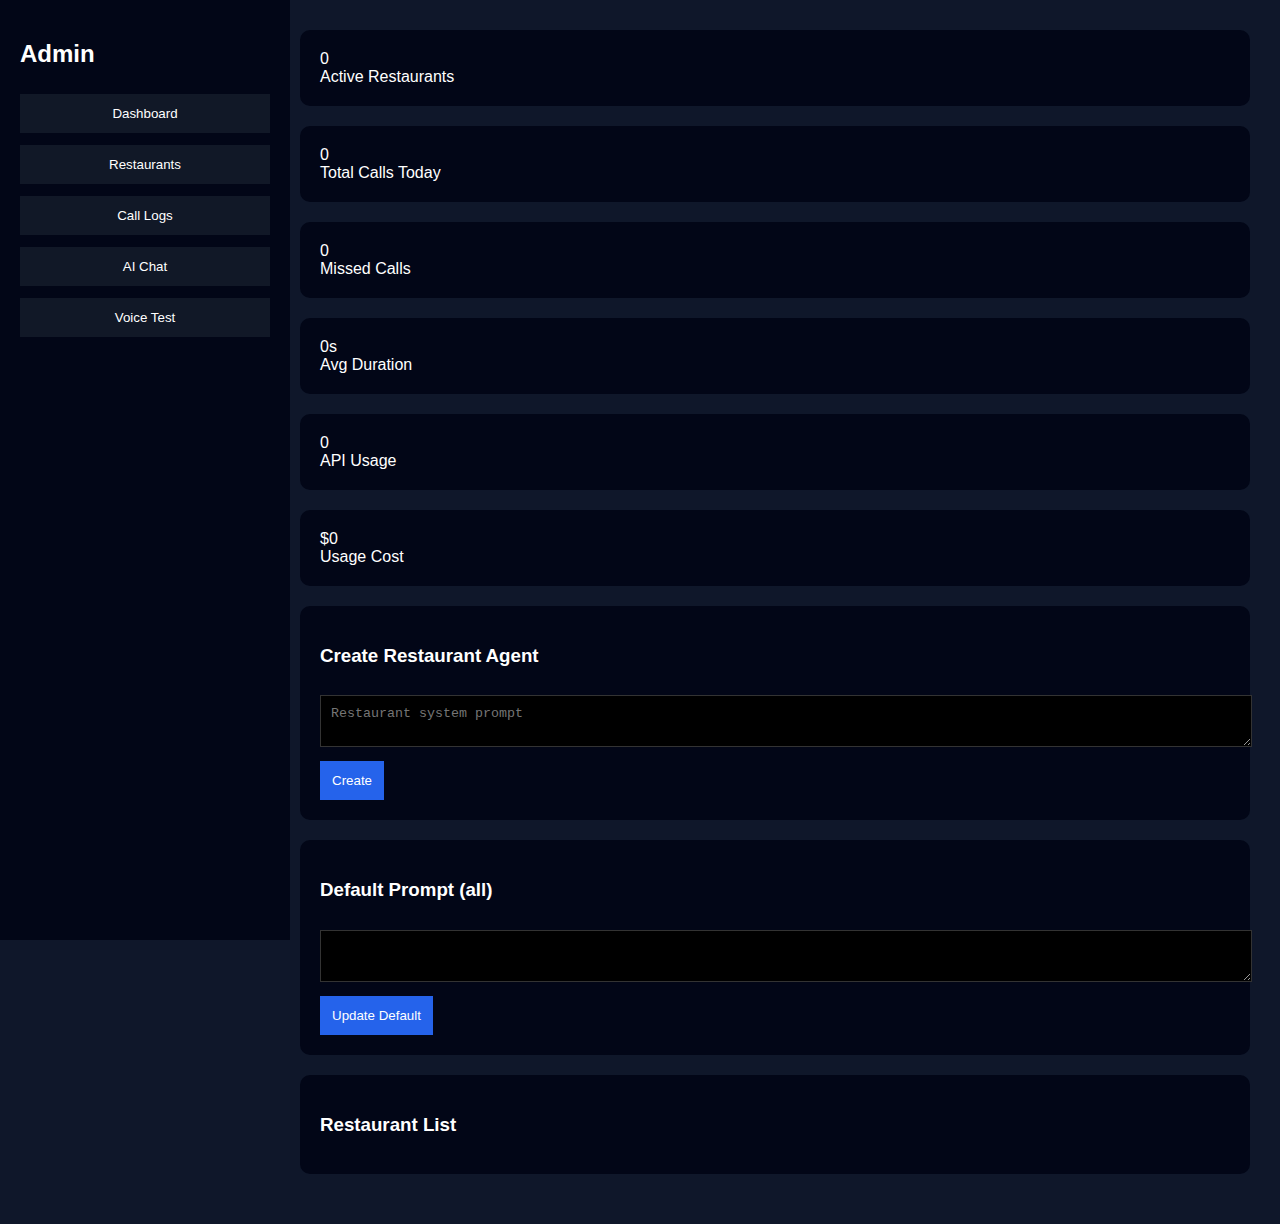
<file: frontend/voice.html>
<!DOCTYPE html>
<html>
<head>
<title>AI Admin</title>
<style>
body{background:#0f172a;color:#fff;font-family:arial;margin:0}
.sidebar{width:250px;height:100vh;background:#020617;position:fixed;padding:20px}
.sidebar button{width:100%;margin:6px 0;padding:12px;background:#111827;border:0;color:#fff;cursor:pointer}
.main{margin-left:270px;padding:30px}
.card{background:#020617;padding:20px;margin-bottom:20px;border-radius:10px}
textarea,input{width:100%;padding:10px;margin-top:10px;background:#000;color:#fff;border:1px solid #333}
button.primary{background:#2563eb;padding:12px;border:0;margin-top:10px;color:#fff;cursor:pointer}
#chat{height:200px;overflow:auto;background:#000;padding:10px}
</style>
</head>

<body>

<div class="sidebar">
<h2>Admin</h2>
<button onclick="show('dashboard')">Dashboard</button> 
<button onclick="show('restaurants')">Restaurants</button>
<button onclick="show('calls')">Call Logs</button>
<button onclick="show('ai')">AI Chat</button>
<button onclick="show('voice')">Voice Test</button>
</div>

<div class="main">

<!-- CALL LOGS -->

<div id="calls" class="page" style="display:none">
<div class="card">
<h3>Call Logs</h3>
<div id="calllogs">No logs yet</div>
</div>
</div>

<!-- DASHBOARD -->

<div id="dashboard" class="page">
<div class="card"><div class="stat" id="rCount">0</div>Active Restaurants</div>
<div class="card"><div class="stat" id="callCount">0</div>Total Calls Today</div>
<div class="card"><div class="stat" id="missed">0</div>Missed Calls</div>
<div class="card"><div class="stat" id="avg">0s</div>Avg Duration</div>
<div class="card"><div class="stat" id="api">0</div>API Usage</div>
<div class="card"><div class="stat" id="cost">$0</div>Usage Cost</div>
</div>

<div id="restaurants" class="page">
<div class="card">
<h3>Create Restaurant Agent</h3>
<textarea id="newPrompt" placeholder="Restaurant system prompt"></textarea>
<button class="primary" onclick="createR()">Create</button>
</div>

<div class="card">
<h3>Default Prompt (all)</h3>
<textarea id="defaultPrompt"></textarea>
<button class="primary" onclick="updateDefault()">Update Default</button>
</div>

<div class="card">
<h3>Restaurant List</h3>
<div id="list"></div>
</div>
</div>

<div id="ai" class="page" style="display:none">
<div class="card">
<select id="ridSelect"></select>
<div id="chat"></div>
<input id="msg">
<button onclick="sendChat()">Send</button>
</div>
</div>

<div id="voice" class="page" style="display:none">
<div class="card">
<select id="voiceRid"></select>
<button onclick="startVoice()">Start Voice</button>
</div>
</div>

</div>

<script>
const API_BASE = `${window.location.protocol}//${window.location.hostname}:5050`;

function show(id){
document.querySelectorAll(".page").forEach(p=>p.style.display="none")
document.getElementById(id).style.display="block"
}

async function load(){
let r = await fetch(`${API_BASE}/restaurants`)
let data = await r.json()

defaultPrompt.value = data.default_prompt

let html=""
ridSelect.innerHTML=""
voiceRid.innerHTML=""

for(let id in data.restaurants){
let p = data.restaurants[id]

html+=`
<div style="border-bottom:1px solid #333;padding:10px">
<b>ID:</b> ${id}
<textarea onchange="updatePrompt('${id}',this.value)">${p}</textarea>
</div>`

ridSelect.innerHTML+=`<option value="${id}">${id}</option>`
voiceRid.innerHTML+=`<option value="${id}">${id}</option>`
}

list.innerHTML=html
}

async function createR(){
let prompt=newPrompt.value
await fetch(`${API_BASE}/restaurant/create`,{
method:"POST",
headers:{"Content-Type":"application/json"},
body:JSON.stringify({prompt})
})
load()
}

async function updatePrompt(id,prompt){
await fetch(`${API_BASE}/restaurant/update`,{
method:"POST",
headers:{"Content-Type":"application/json"},
body:JSON.stringify({id,prompt})
})
}

async function updateDefault(){
await fetch(`${API_BASE}/default/update`,{
method:"POST",
headers:{"Content-Type":"application/json"},
body:JSON.stringify({prompt:defaultPrompt.value})
})
}

async function sendChat(){
let msg=document.getElementById("msg").value
let rid=ridSelect.value

chat.innerHTML+="<b>You:</b>"+msg+"<br>"

let r=await fetch(`${API_BASE}/chat`,{
method:"POST",
headers:{"Content-Type":"application/json"},
body:JSON.stringify({message:msg,restaurant_id:rid})
})
let d=await r.json()
chat.innerHTML+="<b>AI:</b>"+d.reply+"<br><br>"
}

async function startVoice(){
let rid=voiceRid.value

const tokenResponse = await fetch(`${API_BASE}/voice-session?restaurant_id=${rid}`);
const session = await tokenResponse.json();
const EPHEMERAL_KEY = session.client_secret.value;

const pc = new RTCPeerConnection();
const audioEl=document.createElement("audio");audioEl.autoplay=true;
pc.ontrack=e=>audioEl.srcObject=e.streams[0];

const stream=await navigator.mediaDevices.getUserMedia({audio:true});
stream.getTracks().forEach(track=>pc.addTrack(track,stream));

const offer=await pc.createOffer();
await pc.setLocalDescription(offer);

const baseUrl="https://api.openai.com/v1/realtime?model=gpt-4o-realtime-preview";

const sdpResponse=await fetch(baseUrl,{
method:"POST",
body:offer.sdp,
headers:{Authorization:`Bearer ${EPHEMERAL_KEY}`,"Content-Type":"application/sdp"}
});

const answer={type:"answer",sdp:await sdpResponse.text()}
await pc.setRemoteDescription(answer);
}

load()
</script>
</body>
</html>
</file>
